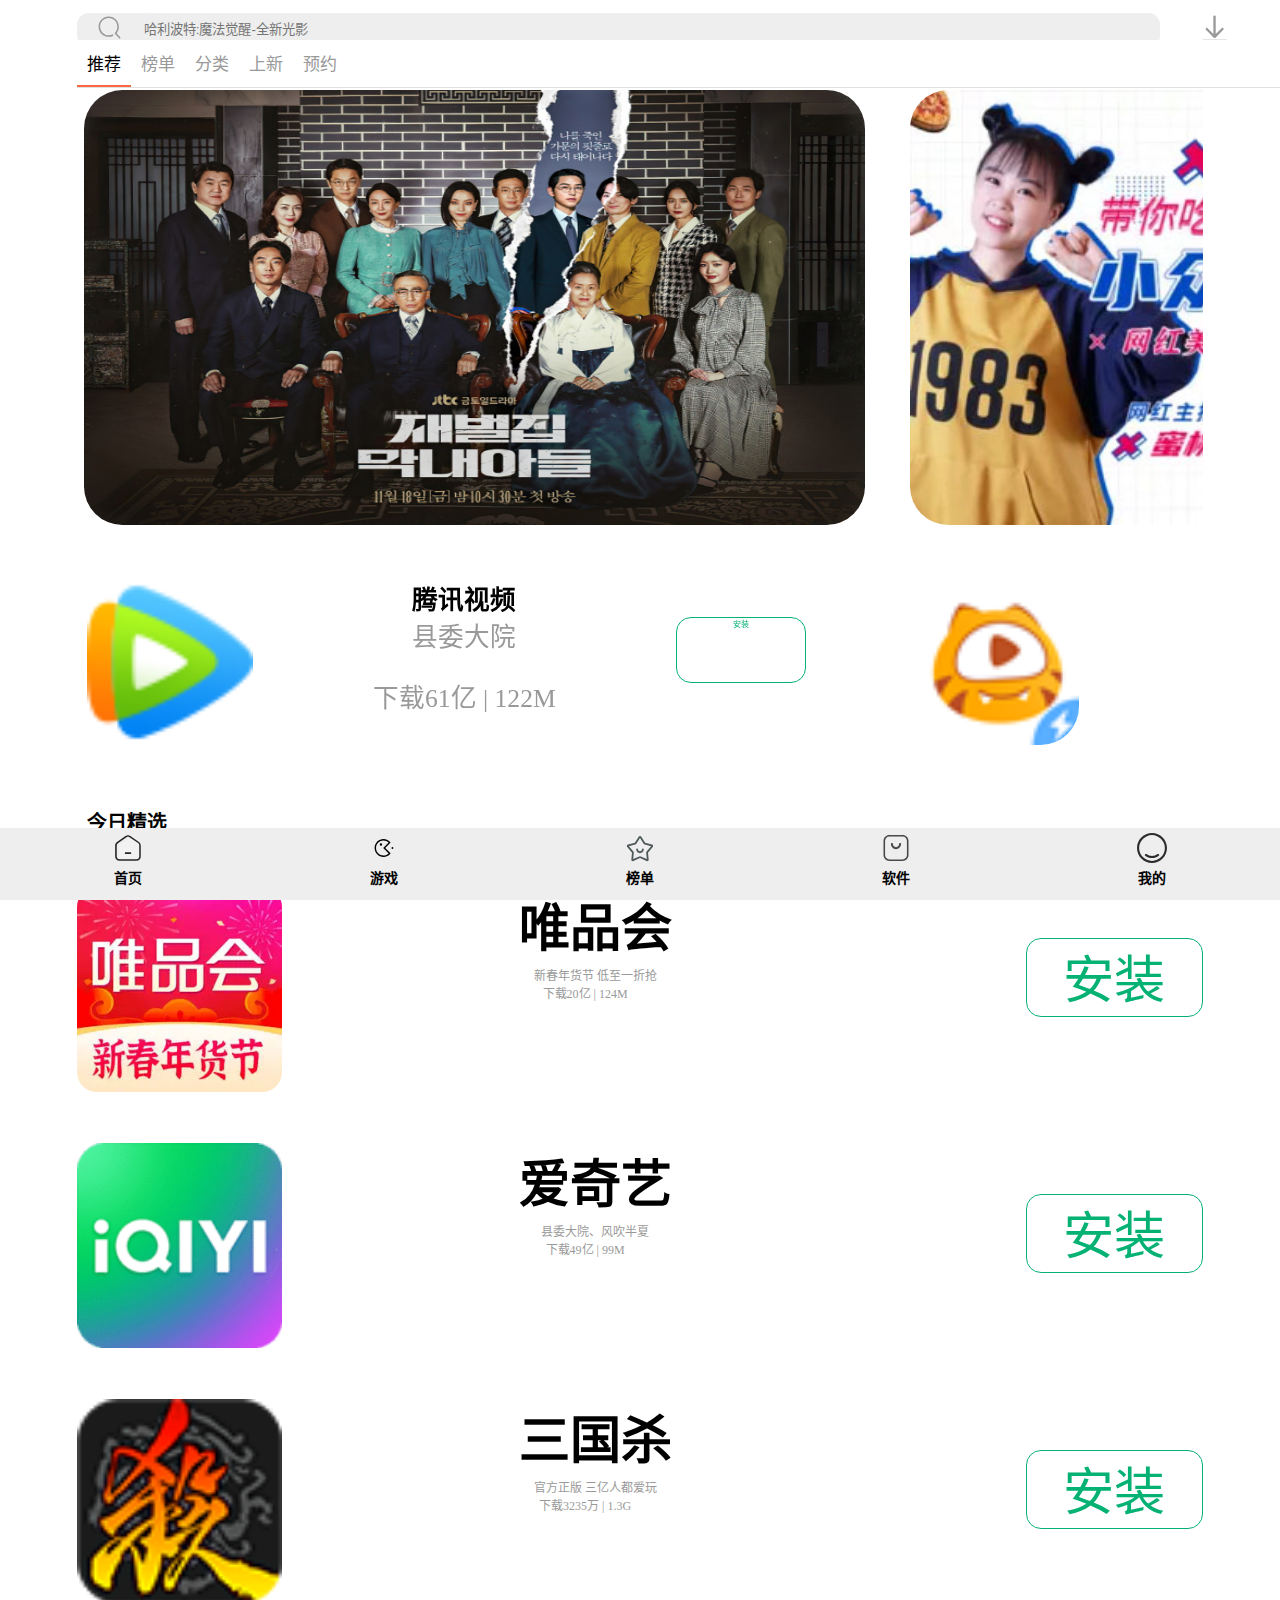
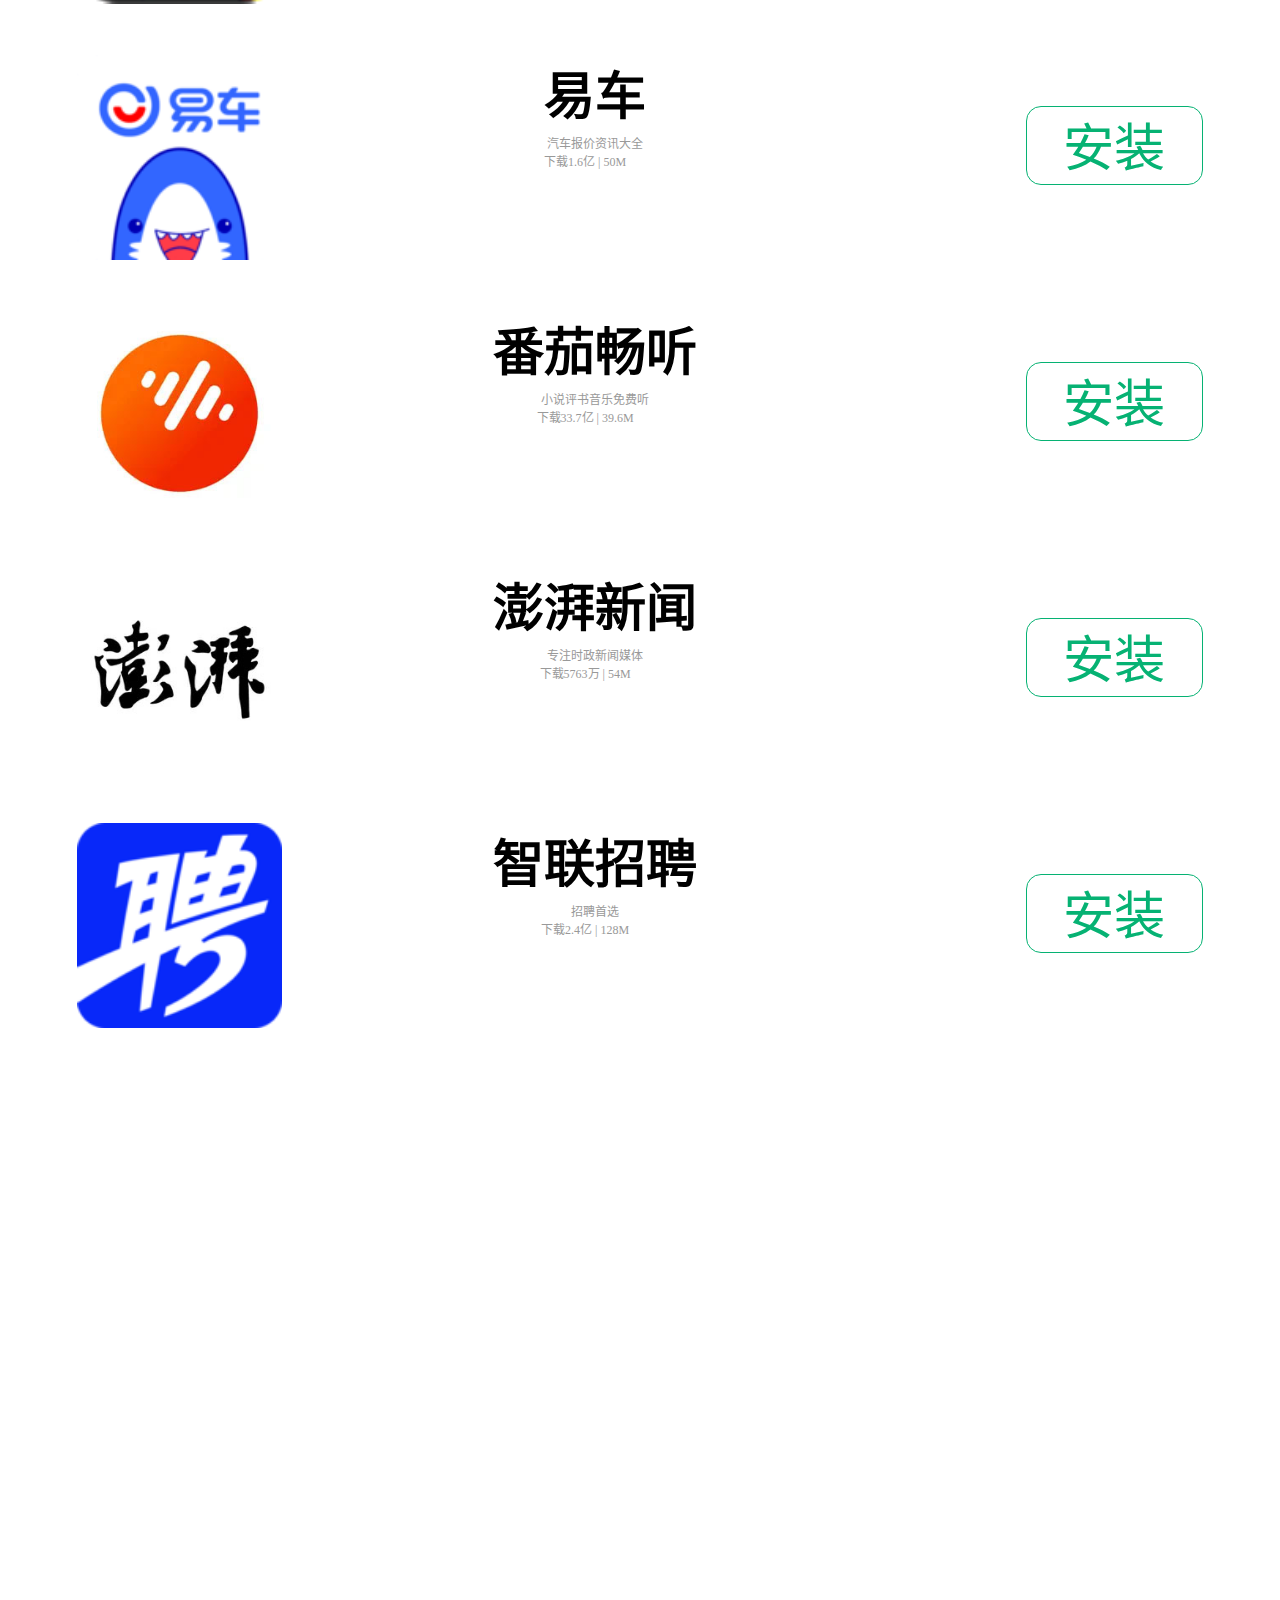
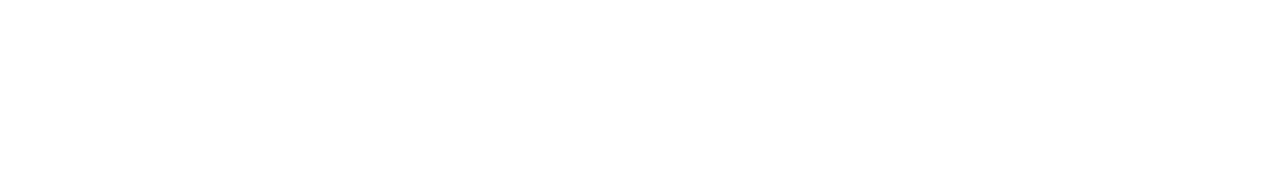
<file: index.html>
<!DOCTYPE html>
<html lang="zh-CN">

<head>
    <meta charset="UTF-8">
    <meta name="apple-mobile-web-app-capable" content="yes">
    <meta name="apple-mobile-web-app-status-bar-style" content="black">
    <meta name="format-detection" content="telephone=no">
    <meta name="viewport"
        content="width=device-width, initial-scale=1.0, maximum-scale=1.0, user-scalable=0, shrink-to-fit=no, viewport-fit=cover">
    <title>tab</title>
    <script src="./font/iconfont.js"></script>
    <link rel="stylesheet" href="./swiper/swiper-bundle.min.css">
    <link rel="stylesheet" href="./css/pubw.css">
    <!-- <link rel="stylesheet" href="./css/zy2.css"> -->
    <link rel="stylesheet" href="./css/zy.css">
    <style>
        .icon {
            width: 1em;
            height: 1em;
            vertical-align: -0.15em;
            fill: currentColor;
            overflow: hidden;
        }

        #bnav {
            position: fixed;
            left: 0;
            bottom: 0;
            width: 100%;
            background-color: #eee;
            z-index: 9;
        }

        body {
            margin-bottom: 100px;
        }

        #bnav ul {
            display: flex;
        }

        #bnav li {
            width: 20%;
            text-align: center;
        }

        #bnav svg {
            font-size: 30px;
            margin: 5px auto;

        }

        #bnav p {

            font-size: 14px;
            line-height: 22px;

        }

        #head {
            width: 100%;
            height: 40px;

            background-color: #fff;
        }

        #fixed {
            width: 100%;
            left: 0;
            top: 0;
            height: 80px;
        }

        #ad {
            position: fixed;
            right: 0;
            bottom: 0;
            padding: 40px;
            display: none;
        }

        #main {
            height: 3000px;
            width: 100%;
            background: #fff;

        }

        .tab {
            height: 200px;
        }

        .tt {
            z-index: 1001;
            position: fixed;
            width: 100%;
            display: flex;
            border-bottom: 1px solid #e0e0e0;

            margin-top: 40px;
            background-color: #fff;
        }

        .tt span {
            padding: 10px;
            text-align: center;
            font-size: 17px;
            background-color: #fff;
        }

        .tt .cur {
            border-bottom: 2px solid #ff6644;
            color: #000;
        }

        .tc {
            font-size: 60px;
            text-align: center;
            display: none;
            padding-top: 90px;

        }

        #heade {
            background-color: #fff;
            width: 100%;
            display: flex;
            margin-top: 1vw;
            position: fixed;
            z-index: 100;
        }

        #heade>span:first-child {
            font-size: 30px;
            padding: 0 25px;

            line-height: 30px;
        }

        #heade>div>span:nth-child(1) {
            font-size: 25px;
        }

        #heade div {
            flex-grow: 1;
            background-color: #eee;
            border-radius: 12px;
            display: flex;
        }

        #heade div span {
            margin: 0 20px;
            line-height: 30px;
        }

        #heade input {
            border: none;
            outline: none;
            background-color: #eee;
            line-height: 30px;
            flex-grow: 1;
            border-radius: 12px;
        }

        #heade span:last-child {
            font-size: 30px;
            margin-left: 3vw;
            margin-right: 10vw;
        }

        .swiper-slide {
            height: 56vw;
            margin-right: 50px;
        }

        .swiper-slide .xzy {
            margin-top: 3vw;
            display: flex;
        }

        .swiper-slide img {

            width: 61vw;
            height: 34vw;
            border-radius: 3vw;


        }

        .swiper-slide .xzy img {
            width: 13vw;
            height: 13vw;
            border-radius: 3vw;
            margin-left: 10px;

        }

        .swiper-slide .xzy .txt {
            width: 29vw;
            margin-left: 2vw;
            margin-right: 2vw;
        }

        .swiper-slide .xzy .txt h3 {
            margin-bottom: 0;
            font-size: 2vw;
        }

        .swiper-slide .xzy .txt h6 {
            padding: 0;
            margin: 0;
            font-weight: normal;
            font-size: 2vw;
        }

        .swiper-slide .xzy .txt span {
            font-weight: normal;
            font-size: 2vw;

        }

        .swiper-slide .xzy .right {
            width: 10vw;
            height: 5vw;
            font-size: 8px;
            margin-top: 3vw;
            text-align: center;
            color: #06b273;
            border: 1px solid #06b273;
            border-radius: 15px;
        }

        .p {
            font-weight: 700;
            font-size: 20px;
            text-align: left;
            margin-left: 10px;
        }

        .zuo {
            width: 157px;
            height: 157px;
            background-color: pink;
        }

        .txt {
            width: 45vw;
            margin-left: 4vw;
            margin-right: 10vw;
        }

        h6 {
            font-size: 12px;
            color: #999;
        }

        span {
            font-size: 12px;
            color: #999;
        }

        .zy {
            margin-top: 4vw;
            display: flex;
        }

        .zy img {
            width: 16vw;
            height: 16vw;
            border-radius: 20px;
        }

        .zy .txt h3 {
            margin-right: 40px;
            font-size: 4vw;
        }

        .zy .txt h6 {

            margin: 0;
            font-weight: normal;
            font-size: 12px;
            margin-right: 40px;
        }

        .zy .txt span {

            display: block;
            font-weight: normal;
            font-size: 12px;

            padding-right: 60px;
        }

        .zy .right {
            width: 14vw;
            height: 6vw;
            font-size: 4vw;
            margin-top: 4vw;
            text-align: center;
            color: #06b273;
            border: 1px solid #06b273;
            border-radius: 15px;
        }

        .zy .num {
            margin-top: 4vw;
            margin-right: 4vw;
            font-size: 24px;
            font-weight: 800;
            color: #fc5132;
        }

        .biaoQianFather {
            display: flex;
            margin-top: 3vw;
        }

        .biaoQianFather .biaoQianSonOne {
            width: 16vw;
            height: 8vw;
            line-height: 8vw;
            font-size: 13px;
            text-align: center;
            border-radius: 5vw;
            color: #ee5527;
            background-color: #fef4f0;
        }

        .biaoQianFather .biaoQianSon {
            width: 16vw;
            height: 8vw;
            line-height: 8vw;
            font-size: 13px;
            margin-left: 2vw;
            text-align: center;
            border-radius: 5vw;
            background-color: #f7f7f7;
        }

        .iBibeiFather {
            display: flex;
            margin-top: 5vw;
        }

        .iBibeiFather .iBiBeiSon {
            width: 22vw;
            height: 30vw;
        }

        .iBibeiFather .iBiBeiSon img {
            width: 14vw;
            height: 14vw;
            margin-left: 5vw;
            border-radius: 15px;
        }

        .iBibeiFather .iBiBeiSon p {
            margin-top: 2vw;
            text-align: center;
        }

        .iBibeiFather .iBiBeiSon .under {
            width: 14vw;
            height: 6vw;
            font-size: 4vw;
            margin-top: 2vw;
            margin: 0 auto;
            text-align: center;
            color: #06b273;
            border: 1px solid #06b273;
            border-radius: 15px;
        }

        .anZhuang {
            width: 89vw;
            height: 11vw;
            margin: 0 auto;
            margin-top: 5vw;
            margin-bottom: 5vw;
            text-align: center;
            line-height: 11vw;
            border-radius: 15px;
            font-weight: 600;
            color: #fff;
            background-color: #06b273;
        }
    </style>
</head>

<body>
    <header id="heade">

        <div>
            <span>
                <svg class="icon" aria-hidden="true">
                    <use xlink:href="#icon-sousuo"></use>
                </svg>
            </span>
            <input type="text" placeholder="哈利波特:魔法觉醒-全新光影">

        </div>
        <span>
            <svg class="icon" aria-hidden="true">
                <use xlink:href="#icon-xiazai"></use>
            </svg>
        </span>

    </header>

    <ul>
        <li>
            <div class="tab">
                <div class="tt">
                    <span class="cur">推荐</span>
                    <span>榜单</span>
                    <span>分类</span>
                    <span>上新</span>
                    <span>预约</span>
                </div>
                <div class="tc" style="display:block">
                    <div class="swiper mySwiper">
                        <div class="swiper-wrapper">
                            <div class="swiper-slide">
                                <img src="./img/caifajiadexiaoerzi.jpg" alt="404">
                                <div class="xzy">
                                    <img src="./img/tengxunshipin.png" alt="404">
                                    <div class="txt">
                                        <h3>腾讯视频</h3>
                                        <h6>县委大院</h6>
                                        <span>下载61亿 | 122M</span>
                                    </div>
                                    <div class="right">安装</div>
                                </div>
                            </div>

                            <div class="swiper-slide">
                                <img src="./img/tengxunshipinxuanchuan.jpg" alt="404">
                                <div class="xzy">
                                    <img src="./img/huya.png" alt="404">
                                    <div class="txt">
                                        <h3>虎牙直播</h3>
                                        <h6>游戏直播</h6>
                                        <span>下载9亿 | 102M</span>
                                    </div>
                                    <div class="right">安装</div>
                                </div>
                            </div>

                            <div class="swiper-slide">
                                <img src="./img/qingqingrichang.jpg" alt="404">
                                <div class="xzy">
                                    <img src="./img/aiqiyi.png" alt="404">
                                    <div class="txt">
                                        <h3>爱奇艺</h3>
                                        <h6>播放器 长视频</h6>
                                        <span>下载49亿 | 99M</span>
                                    </div>
                                    <div class="right">安装</div>
                                </div>

                            </div>

                        </div>
                    </div>



                    <div id="json_3">
                        <p class="p">今日精选</p>

                    </div>
                </div>

                <div class="tc">
                    <div class="iBibeiFather">
                        <div class="iBiBeiSon">
                            <img src="./img/weixin.png" alt="404">
                            <h6>微信</h6>
                            <div class="under">安装</div>
                        </div>
                        <div class="iBiBeiSon">
                            <img src="./img/qq.png" alt="404">
                            <h6>QQ</h6>
                            <div class="under">安装</div>
                        </div>
                        <div class="iBiBeiSon">
                            <img src="./img/jinritoutiao.png" alt="404">
                            <!-- <p>今日头条</p> -->
                            <h6>今日头条</h6>
                            <div class="under">安装</div>
                        </div>
                        <div class="iBiBeiSon">
                            <img src="./img/qishuiyinyue.png" alt="404">
                            <!-- <p>汽水音乐</p> -->
                            <h6>汽水音乐</h6>
                            <div class="under">安装</div>
                        </div>
                    </div>
                    <div class="iBibeiFather">
                        <div class="iBiBeiSon">
                            <img src="./img/qimaomianfeixiaoshuo.png" alt="404">
                            <!-- <p>七猫小说</p> -->
                            <h6>七猫小说</h6>
                            <div class="under">安装</div>
                        </div>
                        <div class="iBiBeiSon">
                            <img src="./img/soul.png" alt="404">
                            <!-- <p>Soul</p> -->
                            <h6>Soul</h6>
                            <div class="under">安装</div>
                        </div>
                        <div class="iBiBeiSon">
                            <img src="./img/kuaishou.png" alt="404">
                            <!-- <p>快手</p> -->
                            <h6>快手</h6>
                            <div class="under">安装</div>
                        </div>
                        <div class="iBiBeiSon">
                            <img src="./img/fanqiechangting.jpg" alt="404">
                            <!-- <p>番茄畅听</p> -->
                            <h6>番茄畅听</h6>
                            <div class="under">安装</div>
                        </div>
                    </div>
                    <div class="iBibeiFather">
                        <div class="iBiBeiSon">
                            <img src="./img/jingdong.png" alt="404">
                            <!-- <p>京东</p> -->
                            <h6>京东</h6>
                            <div class="under">安装</div>
                        </div>
                        <div class="iBiBeiSon">
                            <img src="./img/gaode.png" alt="404">
                            <!-- <p>高德</p> -->
                            <h6>高德</h6>
                            <div class="under">安装</div>
                        </div>
                        <div class="iBiBeiSon">
                            <img src="./img/tuhuyangche.png" alt="404">
                            <!-- <p>途虎养车</p> -->
                            <h6>途虎养车</h6>
                            <div class="under">安装</div>
                        </div>
                        <div class="iBiBeiSon">
                            <img src="./img/zhuanzhuan.png" alt="404">
                            <!-- <p>转转</p> -->
                            <h6>转转</h6>
                            <div class="under">安装</div>
                        </div>
                    </div>
                    <!-- <div class="anZhuang">全部安装</div> -->
                    <!-- <p>今日精选</p> -->
                    <!-- <h4>今日精选</h4> -->

                    <a href="#">
                        <div class="zy">
                            <img src="./img/aiqiyi.png" alt="404">
                            <div class="txt">
                                <h3>爱奇艺</h3>
                                <h6>县委大院、风吹半夏</h6>
                                <span>下载49亿 | 99M</span>
                            </div>
                            <div class="right">安装</div>
                        </div>
                    </a>

                    <a href="#">
                        <div class="zy">
                            <img src="./img/souhushipin.png" alt="404">
                            <div class="txt">
                                <h3>搜狐视频</h3>
                                <h6>《爱情筑梦师》</h6>
                                <span>下载4.34亿 | 118M</span>
                            </div>
                            <div class="right">安装</div>
                        </div>
                    </a>
                    <a href="#">
                        <div class="zy">
                            <img src="./img/weipinhui.jpg" alt="404">
                            <div class="txt">
                                <h3>唯品会</h3>
                                <h6>新春年货节 低至一折抢</h6>
                                <span>下载20亿 | 124M</span>
                            </div>
                            <div class="right">安装</div>
                        </div>
                    </a>
                </div>
                <div class="tc">3</div>
                <div class="tc">4</div>
                <div class="tc">5</div>
            </div>
            </div>
            <!-- </li> -->
            <!-- </ul> -->
            <!-- </div> -->
            <div id="fixed"></div>
            <div id="main"></div>
            <div id="ad"></div>
            <nav id="bnav">
                <ul>
                    <li>
                        <nav id="bnav">
                            <ul>
                                <li>
                                    <a href="./index.html">
                                        <span>
                                            <svg class="icon" aria-hidden="true">
                                                <use xlink:href="#icon-shouye"></use>
                                            </svg>
                                        </span>
                                        <p>首页</p>
                                    </a>
                                </li>
                                <li>
                                    <a href="./youxi.html">
                                        <span>
                                            <svg class="icon" aria-hidden="true">
                                                <use xlink:href="#icon-child"></use>
                                            </svg>
                                        </span>
                                        <p>游戏</p>
                                    </a>
                                </li>
                                <li>
                                    <a href="./bangdan.html">
                                        <span>
                                            <svg class="icon" aria-hidden="true">
                                                <use xlink:href="#icon-icon_shoucang-copy"></use>
                                            </svg>
                                        </span>
                                        <p>榜单</p>
                                    </a>
                                </li>
                                <li>
                                    <a href="./ruanjian.html">
                                        <span>
                                            <svg class="icon" aria-hidden="true">
                                                <use xlink:href="#icon-yingyongshichang-"></use>
                                            </svg>
                                        </span>
                                        <p>软件</p>
                                    </a>
                                </li>
                                <li>
                                    <a href="./wode.html">
                                        <span>
                                            <svg class="icon" aria-hidden="true">
                                                <use xlink:href="#icon-wode-copy"></use>
                                            </svg>
                                        </span>
                                        <p>我的</p>
                                    </a>
                                </li>
                            </ul>
                        </nav>
                        <script>


                            var tab = document.getElementsByClassName("tab")[0];
                            var tt = tab.getElementsByClassName("tt")[0];
                            var span = tt.getElementsByTagName("span");
                            var tc = tab.querySelectorAll(".tc");
                            console.log(tab, tt, span, tc);
                            for (let i = 0; i < span.length; i++) {
                                span[i].index = i;
                                span[i].onmouseover = function () {
                                    for (let j = 0; j < span.length; j++) {
                                        span[j].classList.remove("cur");
                                        tc[j].style.display = "none";
                                    }
                                    this.classList.add("cur");
                                    tc[this.index].style.display = "block";

                                }
                            }
                        </script>
                        <script src="./swiper/swiper-bundle.min.js"></script>

                        <!-- Initialize Swiper -->
                        <script>
                            var swiper = new Swiper(".mySwiper", {
                                slidesPerView: 1.4,
                                spaceBetween: 30,
                                freeMode: true,
                                pagination: {
                                    el: ".swiper-pagination",
                                    clickable: true,
                                },
                            });
                        </script>
                        <script>
                            var jarr = [{
                                img: "./img/weipinhui.jpg",
                                title: "唯品会",
                                txt: "新春年货节 低至一折抢",
                                download: "下载20亿 | 124M",
                                btn: "安装",
                            }, {
                                img: "./img/aiqiyi.png",
                                title: "爱奇艺",
                                txt: "县委大院、风吹半夏",
                                download: "下载49亿 | 99M",
                                btn: "安装",
                            }, {
                                img: "./img/sanguosha.png",
                                title: "三国杀",
                                txt: "官方正版 三亿人都爱玩",
                                download: "下载3235万 | 1.3G",
                                btn: "安装",
                            }, {
                                img: "./img/yiche.png",
                                title: "易车",
                                txt: "汽车报价资讯大全",
                                download: "下载1.6亿 | 50M",
                                btn: "安装",
                            }, {
                                img: "./img/fanqiechangting.jpg",
                                title: "番茄畅听",
                                txt: "小说评书音乐免费听",
                                download: "下载33.7亿 | 39.6M",
                                btn: "安装",
                            }, {
                                img: "./img/pengpaixinwen.jpg",
                                title: "澎湃新闻",
                                txt: "专注时政新闻媒体",
                                download: "下载5763万 | 54M",
                                btn: "安装",
                            }, {
                                img: "./img/zhilianzhaopin.png",
                                title: "智联招聘",
                                txt: "招聘首选",
                                download: "下载2.4亿 | 128M",
                                btn: "安装",
                            }]

                            var jlist = document.getElementById("json_3");
                            jarr.forEach((v, i) => {
                                var na = document.createElement("a");
                                na.innerHTML = `
							    <div class="zy">
							        <img src="${v.img}" alt="404">
							        <div class="txt">
							            <h3>${v.title}</h3>
							            <h6>${v.txt}</h6>
							            <span>${v.download}</span>
							        </div>
							        <div class="right">${v.btn}</div>
							    </div>
								`;
                                jlist.appendChild(na);
                            })
                        </script>
</body>

</html>
</file>
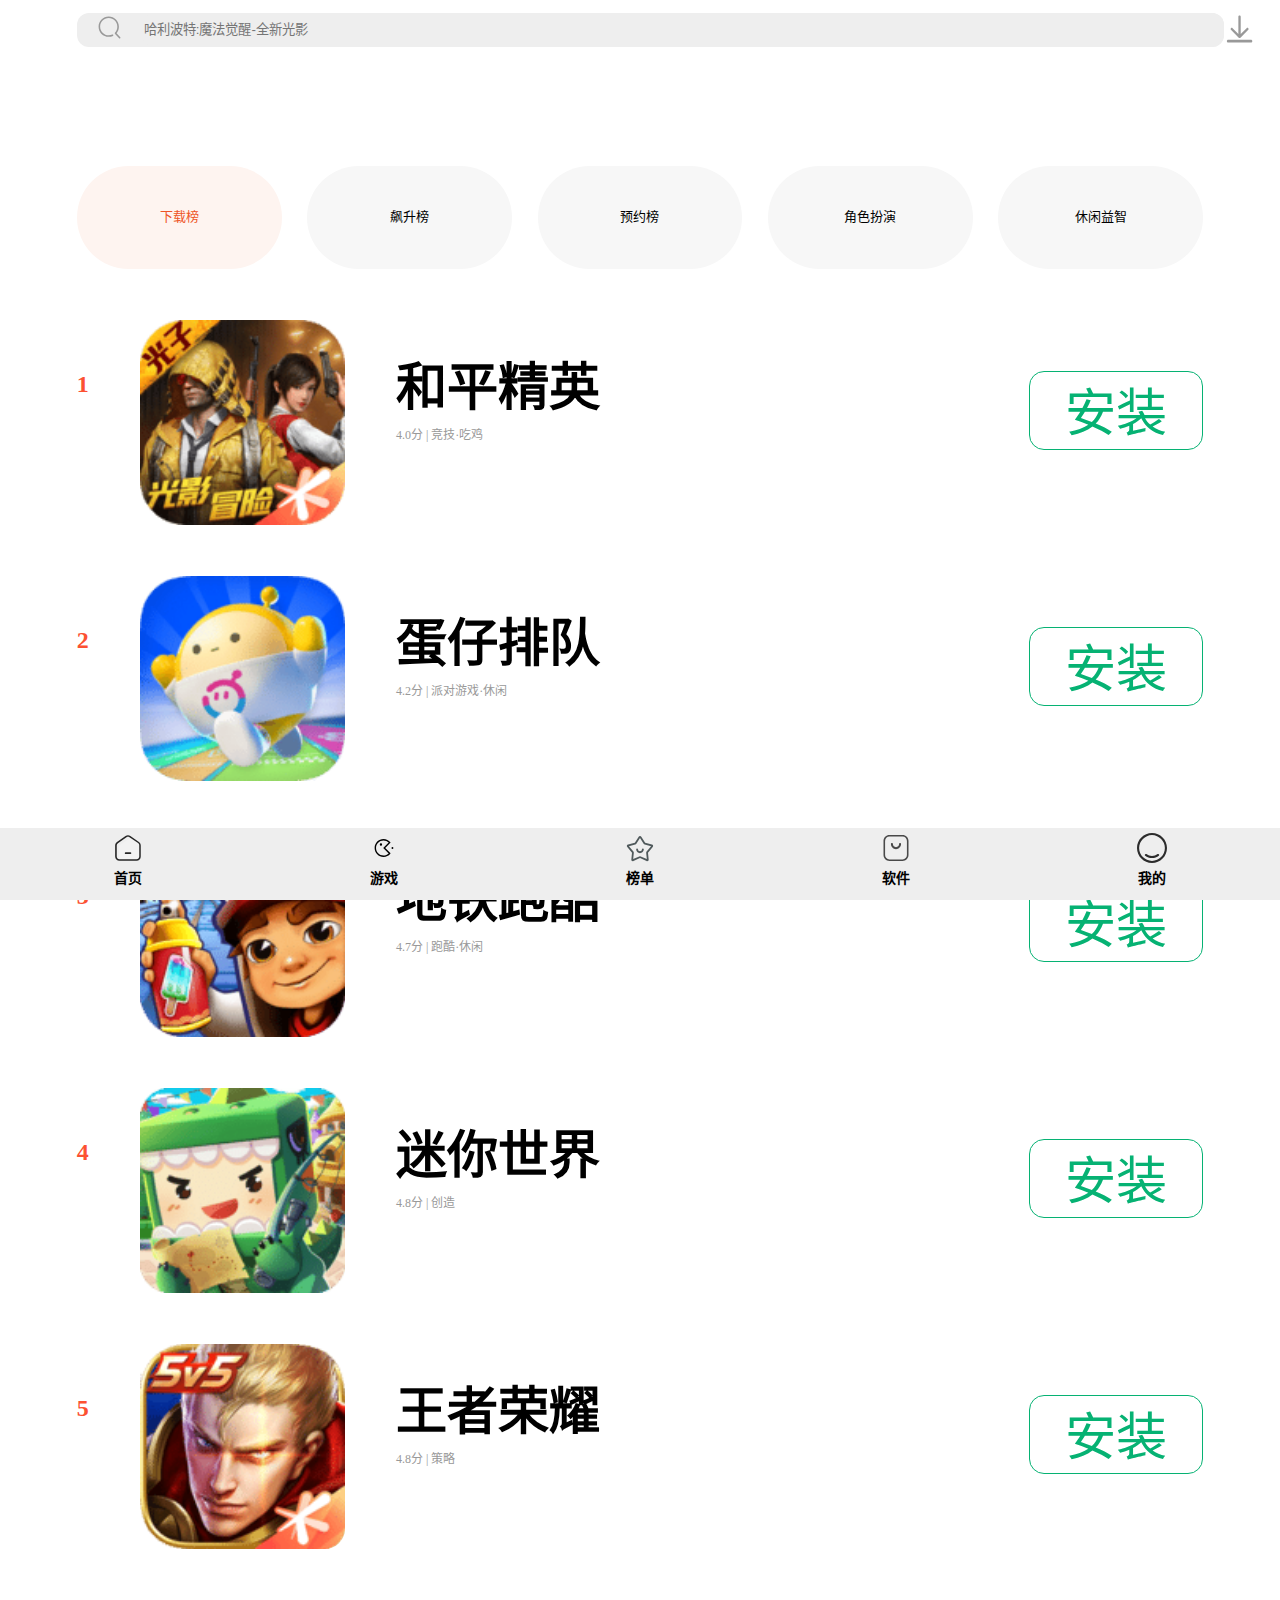
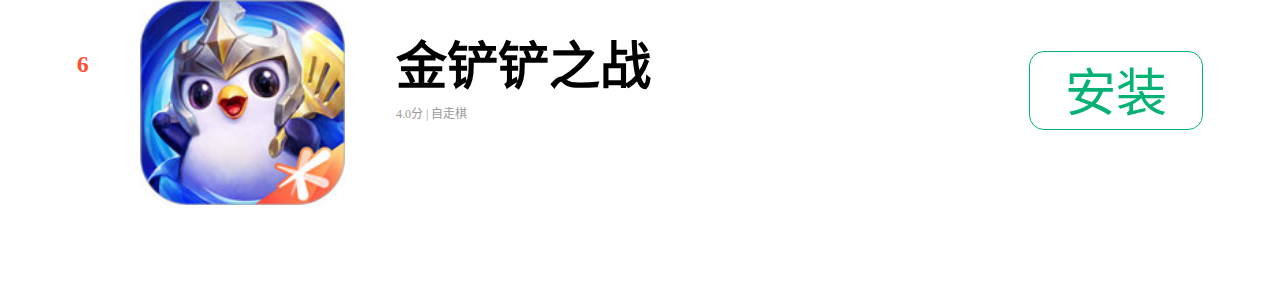
<file: bangdan.html>
<!DOCTYPE html>
<html lang="zh-CN">

<head>
    <meta charset="UTF-8">
    <meta name="apple-mobile-web-app-capable" content="yes">
    <meta name="apple-mobile-web-app-status-bar-style" content="black">
    <meta name="format-detection" content="telephone=no">
    <meta name="viewport"
        content="width=device-width, initial-scale=1.0, maximum-scale=1.0, user-scalable=0, shrink-to-fit=no, viewport-fit=cover">
    <title>榜单</title>
    <script src="./font/iconfont.js"></script>
    <link rel="stylesheet" href="./css/pubw.css">
    <link rel="stylesheet" href="./swiper/swiper-bundle.min.css">
    <link rel="stylesheet" href="./css/zy2.css">
    <link rel="stylesheet" href="./css/zy.css">

    <style>
        .icon {
            width: 1em;
            height: 1em;
            vertical-align: -0.15em;
            fill: currentColor;
            overflow: hidden;
        }

        .zy .num {
            margin-top: 4vw;
            margin-right: 4vw;
            font-size: 24px;
            font-weight: 800;
            color: #fc5132;
        }

        .biaoQianFather {
            display: flex;
            padding-top: 13vw;
        }

        .biaoQianFather .biaoQianSonOne {
            width: 16vw;
            height: 8vw;
            line-height: 8vw;
            font-size: 13px;
            text-align: center;
            border-radius: 5vw;
            color: #ee5527;
            background-color: #fef4f0;
        }

        .biaoQianFather .biaoQianSon {
            width: 16vw;
            height: 8vw;
            line-height: 8vw;
            font-size: 13px;
            margin-left: 2vw;
            text-align: center;
            border-radius: 5vw;
            background-color: #f7f7f7;
        }

        #heade {
            margin-top: 1vw;

            background-color: #fff;
            width: 100%;
            display: flex;

            position: fixed;
            z-index: 100;
        }

        #heade>span:first-child {
            font-size: 30px;
            padding: 0 25px;

            line-height: 30px;
        }

        #heade>div>span:nth-child(1) {

            font-size: 25px;
        }

        #heade div {
            flex-grow: 1;
            background-color: #eee;
            border-radius: 12px;
            display: flex;
        }

        #heade div span {
            margin: 0 20px;
            line-height: 30px;
        }

        #heade input {
            border: none;
            outline: none;
            background-color: #eee;
            line-height: 30px;
            flex-grow: 1;
            border-radius: 12px;
        }

        #heade span:last-child {
            font-size: 30px;
            margin-right: 8vw;
        }


        /* ul {
            list-style: none;
        }

        a {
            text-decoration: none;
            color: #000;
        } */

        #bnav {
            position: fixed;
            left: 0;
            bottom: 0;
            width: 100%;
            background-color: #eee;
            z-index: 9;
        }

        body {
            margin-bottom: 100px;
        }

        #bnav ul {
            display: flex;
        }

        #bnav li {
            width: 20%;
            text-align: center;
        }

        #bnav svg {
            font-size: 30px;
            margin: 5px auto;

        }

        #bnav p {

            font-size: 14px;
            line-height: 22px;

        }
    </style>
</head>

<body>
    <header id="heade">

        <div>
            <span>
                <svg class="icon" aria-hidden="true">
                    <use xlink:href="#icon-sousuo"></use>
                </svg>
            </span>
            <input type="text" placeholder="哈利波特:魔法觉醒-全新光影">

        </div>
        <span>
            <svg class="icon" aria-hidden="true">
                <use xlink:href="#icon-xiazai"></use>
            </svg>
        </span>

    </header>
    <div class="biaoQianFather">
        <div class="biaoQianSonOne">下载榜</div>
        <div class="biaoQianSon">飙升榜</div>
        <div class="biaoQianSon">预约榜</div>
        <div class="biaoQianSon">角色扮演</div>
        <div class="biaoQianSon">休闲益智</div>
    </div>
	
    <div id = "json_1">

    </div>
	
    <div id="fixed"></div>
    <div id="main"></div>
    <div id="ad"></div>
    <nav id="bnav">
        <ul>
            <li>
                <nav id="bnav">
                    <ul>
                        <li>
                            <a href="./index.html">
                                <span>
                                    <svg class="icon" aria-hidden="true">
                                        <use xlink:href="#icon-shouye"></use>
                                    </svg>
                                </span>
                                <p>首页</p>
                            </a>
                        </li>
                        <li>
                            <a href="./youxi.html">
                                <span>
                                    <svg class="icon" aria-hidden="true">
                                        <use xlink:href="#icon-child"></use>
                                    </svg>
                                </span>
                                <p>游戏</p>
                            </a>
                        </li>
                        <li>
                            <a href="./bangdan.html">
                                <span>
                                    <svg class="icon" aria-hidden="true">
                                        <use xlink:href="#icon-icon_shoucang-copy"></use>
                                    </svg>
                                </span>
                                <p>榜单</p>
                            </a>
                        </li>
                        <li>
                            <a href="./ruanjian.html">
                                <span>
                                    <svg class="icon" aria-hidden="true">
                                        <use xlink:href="#icon-yingyongshichang-"></use>
                                    </svg>
                                </span>
                                <p>软件</p>
                            </a>
                        </li>
                        <li>
                            <a href="./wode.html">
                                <span>
                                    <svg class="icon" aria-hidden="true">
                                        <use xlink:href="#icon-wode-copy"></use>
                                    </svg>
                                </span>
                                <p>我的</p>
                            </a>
                        </li>
                    </ul>
                </nav>
				
				<script>
					var jarr = [{
						num:"1",
						img : "./img/hepingjingying.png",
						title : "和平精英",
						score:"4.0分 | 竞技·吃鸡",
						btn:"安装",
					},{
						num:"2",
						img : "./img/danzaipaidui.png",
						title : "蛋仔排队",	
						score:"4.2分 | 派对游戏·休闲",
						btn:"安装",
					},{
						num:"3",
						img : "./img/ditiepaoku.png",
						title : "地铁跑酷",	
						score:"4.7分 | 跑酷·休闲",
						btn:"安装",
					},{
						num:"4",
						img : "./img/minishijie.png",
						title : "迷你世界",	
						score:"4.8分 | 创造",
						btn:"安装",
					},{
						num:"5",
						img : "./img/wangzherongyao.png",
						title : "王者荣耀",	
						score:"4.8分 | 策略",
						btn:"安装",
					},{
						num:"6",
						img : "./img/jinchanchanzhizhan.jpg",
						title : "金铲铲之战",	
						score:"4.0分 | 自走棋",
						btn:"安装",
					}]
					
					var jlist = document.getElementById("json_1");
					jarr.forEach((v,i)=>{
						var na = document.createElement("a");
						na.innerHTML = `
					    <div class="zy">
					        <span class="num">${v.num}</span>
					        <img src="${v.img}" alt="404">
					        <div class="txt">
					            <h3>${v.title}</h3>
					            <span>${v.score}</span>
					        </div>
					        <div class="right">${v.btn}</div>
					    </div>
						`;
						jlist.appendChild(na);
					})
				</script>
</body>

</html>
</file>
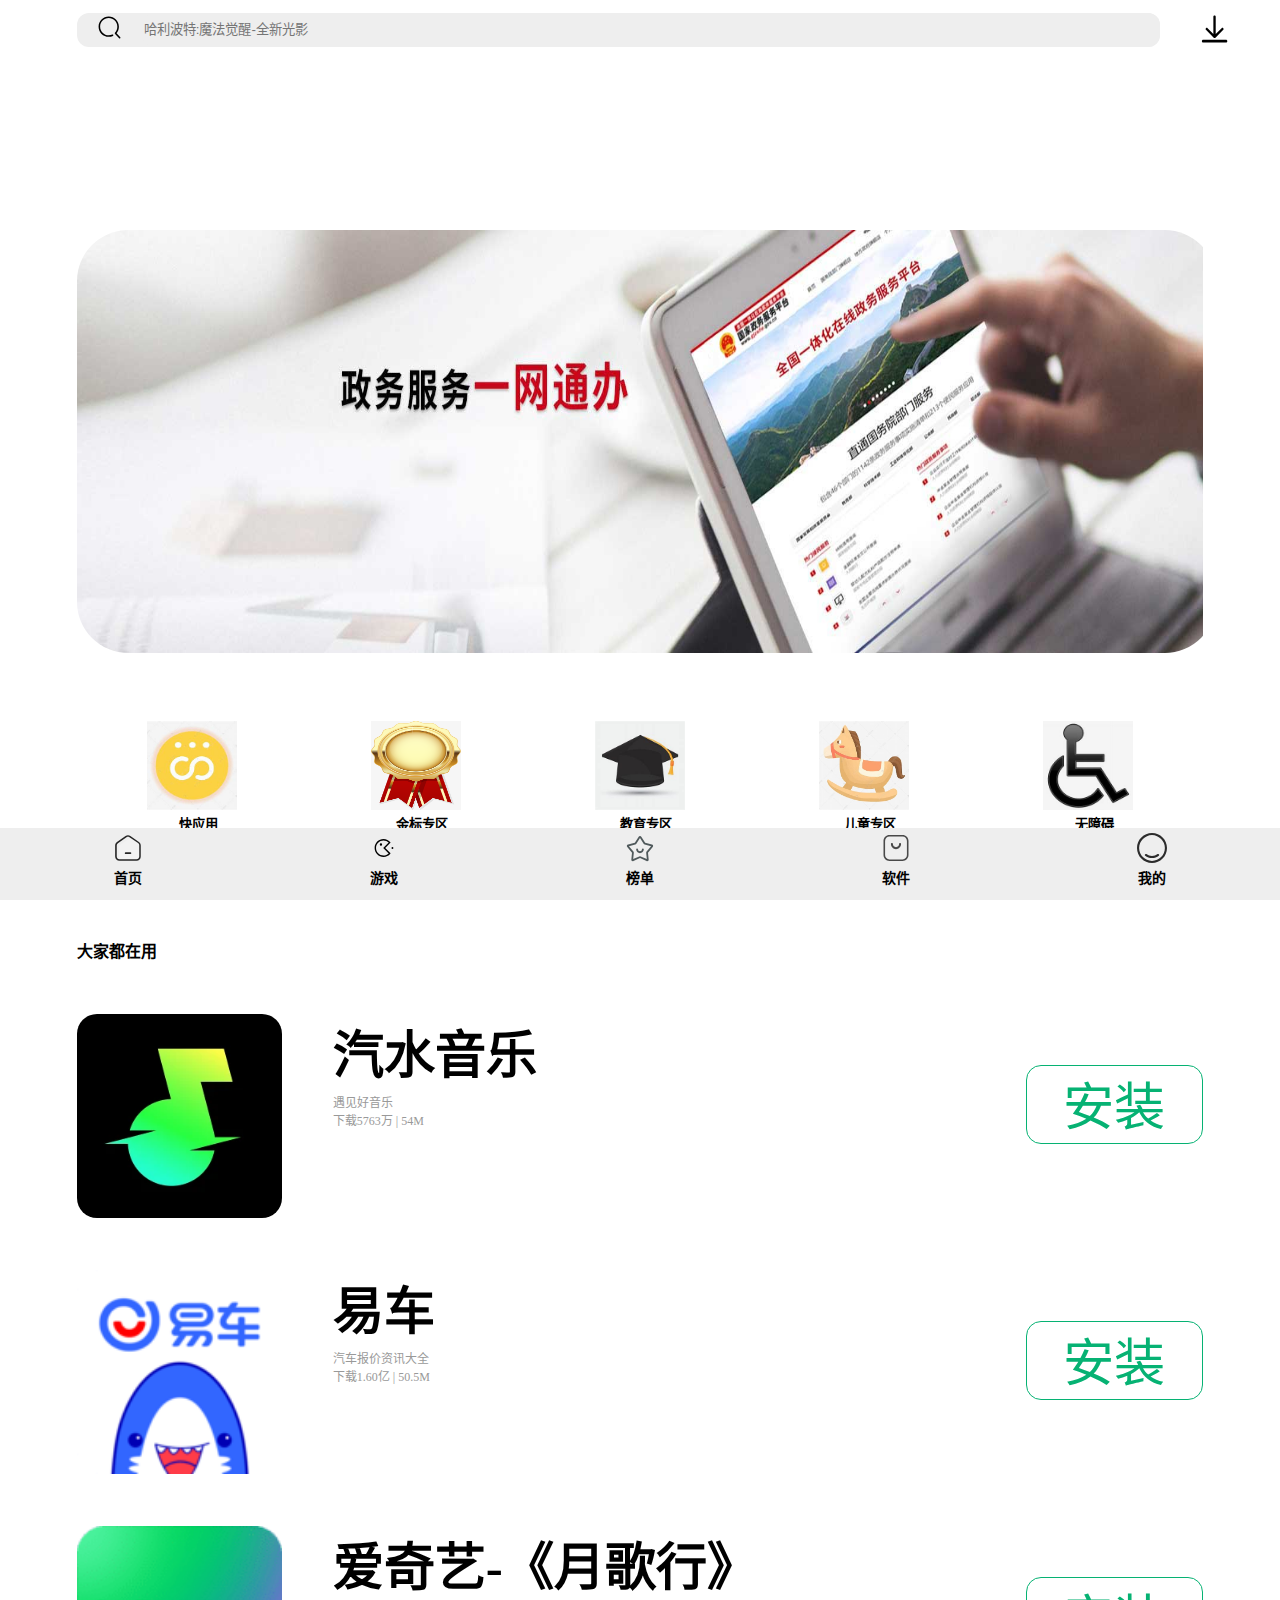
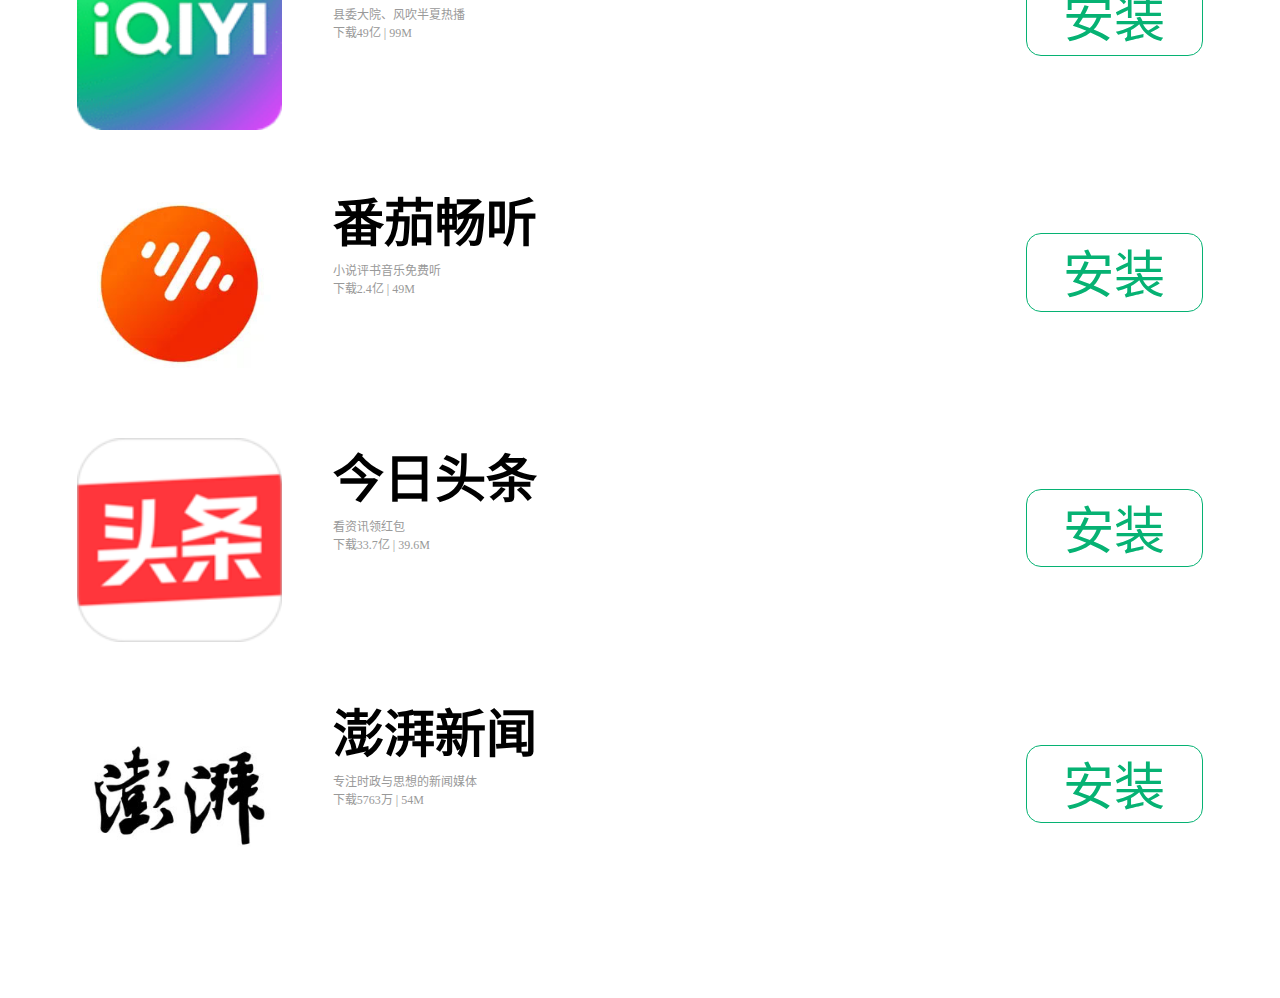
<file: ruanjian.html>
<!DOCTYPE html>
<html lang="zh-CN">

<head>
    <meta charset="UTF-8">
    <meta name="apple-mobile-web-app-capable" content="yes">
    <meta name="apple-mobile-web-app-status-bar-style" content="black">
    <meta name="format-detection" content="telephone=no">
    <meta name="viewport"
        content="width=device-width, initial-scale=1.0, maximum-scale=1.0, user-scalable=0, shrink-to-fit=no, viewport-fit=cover">
    <title>软件</title>
    <script src="./font/iconfont.js"></script>
    <link rel="stylesheet" href="./css/pubw.css">
    <link rel="stylesheet" href="./swiper/swiper-bundle.min.css">

    <style>
        .icon {
            width: 1em;
            height: 1em;
            vertical-align: -0.15em;
            fill: currentColor;
            overflow: hidden;
        }

        #heade {
            background-color: #fff;
            width: 100%;
            display: flex;
            margin-top: 1vw;
            position: fixed;
            z-index: 100;
        }

        #heade>span:first-child {
            font-size: 30px;
            padding: 0 25px;
            line-height: 30px;
        }

        #heade>div>span:nth-child(1) {
            font-size: 25px;
        }

        #heade div {
            flex-grow: 1;
            background-color: #eee;
            border-radius: 12px;
            display: flex;
        }

        #heade div span {
            margin: 0 20px;
            line-height: 30px;
        }

        #heade input {
            border: none;
            outline: none;
            background-color: #eee;
            line-height: 30px;
            flex-grow: 1;
            border-radius: 12px;
        }

        #heade span:last-child {
            font-size: 30px;
            margin-left: 3vw;
            margin-right: 10vw;
        }

        .swiper-wrapper .swiper-slide .rjImg {
            width: 89vw;
            height: 33vw;
            border-radius: 4vw;
        }

        .swiper-slide {
            margin-top: 5vw;
        }

        p {
            font-weight: 700;
            margin-top: 5vw;
        }

        .rZhuanQu {
            margin-top: 5vw;
            margin-bottom: 7vw;
            display: flex;
        }

        .ZhuanQuSon {
            width: 16vw;
            height: 10vw;
            margin-left: 1.5vw;
        }

        .rZhuanQu .rzhuanQuImg {
            width: 7vw;
            height: 7vw;
            margin-left: 4vw;
        }

        .rZhuanQu .ZhuanQuSon h5 {
            /* font-weight: 500; */
            text-align: center;
        }

        .zy {
            margin-top: 4vw;
            display: flex;
            /* overflow: hidden; */
        }

        .zy img {
            width: 16vw;
            height: 16vw;
            border-radius: 20px;
        }

        .zy .txt {
            width: 45vw;
            margin-left: 4vw;
            margin-right: 10vw;
        }

        .zy .txt h3 {
            font-size: 4vw;
        }

        .zy .txt h6 {
            padding: 0;
            margin: 0;
            font-weight: normal;
            font-size: 12px;
            color: #999;
        }

        .zy .txt span {
            font-weight: normal;
            font-size: 12px;
            color: #999;
        }

        .zy .right {
            width: 14vw;
            height: 6vw;
            font-size: 4vw;
            margin-top: 4vw;
            text-align: center;
            color: #06b273;
            border: 1px solid #06b273;
            border-radius: 15px;
        }

        .mySwiperOne {
            padding-top: 13vw;
        }

        /* #bnav {
            position: fixed;
            left: 0;
            bottom: 0;
            width: 100%;
            background-color: #eee;
            z-index: 9;
        }

        #bnav ul {
            display: flex;
        }

        #bnav li {
            width: 20%;
            text-align: center;
        }

        #bnav svg {
            font-size: 30px;
            margin: 5px auto;

        }

        #bnav p {

            font-size: 14px;
            line-height: 22px;

        } */
        #bnav {
            position: fixed;
            left: 0;
            bottom: 0;
            width: 100%;
            background-color: #eee;
            z-index: 9;
        }

        body {
            margin-bottom: 100px;
        }

        #bnav ul {
            display: flex;
        }

        #bnav li {
            width: 20%;
            text-align: center;
        }

        #bnav svg {
            font-size: 30px;
            margin: 5px auto;
        }

        #bnav p {
            font-size: 14px;
            line-height: 22px;
            margin-top: 0;
        }
    </style>
</head>

<body>
    <header id="heade">
        <div>
            <span>
                <svg class="icon" aria-hidden="true">
                    <use xlink:href="#icon-sousuo"></use>
                </svg>
            </span>
            <input type="text" placeholder="哈利波特:魔法觉醒-全新光影">
        </div>
        <span>
            <svg class="icon" aria-hidden="true">
                <use xlink:href="#icon-xiazai"></use>
            </svg>
        </span>
    </header>
    <!-- <div> -->
    <!-- Swiper -->
    <div class="swiper mySwiper mySwiperOne">
        <div class="swiper-wrapper">
            <div class="swiper-slide">
                <img class="rjImg" src="./img/zhengwufuwupingtai1.jpg" alt="404">
            </div>
            <div class="swiper-slide">
                <img class="rjImg" src="./img/zhengwufuwupingtai3.jpg" alt="404">
            </div>
            <div class="swiper-slide">
                <img class="rjImg" src="./img/zhengwufuwupingtai2.jpg" alt="404">
            </div>
        </div>
        <!-- <div class="swiper-button-next"></div> -->
        <!-- <div class="swiper-button-prev"></div> -->
        <!-- <div class="swiper-pagination"></div> -->
    </div>

    <div class="rZhuanQu">
        <div class="ZhuanQuSon">
            <img class="rzhuanQuImg" src="./img/kuaiyingyong.jpg" alt="404">
            <h5>快应用</h5>
        </div>
        <div class="ZhuanQuSon">
            <img class="rzhuanQuImg" src="./img/jinbiaozhuanqu.png" alt="404">
            <h5>金标专区</h5>
        </div>
        <div class="ZhuanQuSon">
            <img class="rzhuanQuImg" src="./img/jiaoyu.jpg" alt="404">
            <h5>教育专区</h5>
        </div>
        <div class="ZhuanQuSon">
            <img class="rzhuanQuImg" src="./img/ertongzhuanqu.jpg" alt="404">
            <h5>儿童专区</h5>
        </div>
        <div class="ZhuanQuSon">
            <img class="rzhuanQuImg" src="./img/wuzhangai.jpg" alt="404">
            <h5>无障碍</h5>
        </div>
    </div>

    <p>大家都在用</p>
	<div id="json_2">
		
	</div>
   
    <nav id="bnav">
        <ul>
            <li>
                <nav id="bnav">
                    <ul>
                        <li>
                            <a href="./index.html">
                                <span>
                                    <svg class="icon" aria-hidden="true">
                                        <use xlink:href="#icon-shouye"></use>
                                    </svg>
                                </span>
                                <p>首页</p>
                            </a>
                        </li>
                        <li>
                            <a href="./youxi.html">
                                <span>
                                    <svg class="icon" aria-hidden="true">
                                        <use xlink:href="#icon-child"></use>
                                    </svg>
                                </span>
                                <p>游戏</p>
                            </a>
                        </li>
                        <li>
                            <a href="./bangdan.html">
                                <span>
                                    <svg class="icon" aria-hidden="true">
                                        <use xlink:href="#icon-icon_shoucang-copy"></use>
                                    </svg>
                                </span>
                                <p>榜单</p>
                            </a>
                        </li>
                        <li>
                            <a href="./ruanjian.html">
                                <span>
                                    <svg class="icon" aria-hidden="true">
                                        <use xlink:href="#icon-yingyongshichang-"></use>
                                    </svg>
                                </span>
                                <p>软件</p>
                            </a>
                        </li>
                        <li>
                            <a href="./wode.html">
                                <span>
                                    <svg class="icon" aria-hidden="true">
                                        <use xlink:href="#icon-wode-copy"></use>
                                    </svg>
                                </span>
                                <p>我的</p>
                            </a>
                        </li>
                    </ul>
                </nav>



                <!-- <p class=".mt-7">大家都在用</p> -->

                <!-- Initialize Swiper -->
                <script src="./swiper/swiper-bundle.min.js"></script>
                <script>
                    var swiper = new Swiper(".mySwiper", {
                        spaceBetween: 20,
                        centeredSlides: true,
                        autoplay: {
                            delay: 2500,
                            disableOnInteraction: false,
                        },
                        pagination: {
                            el: ".swiper-pagination",
                            clickable: true,
                        },
                        navigation: {
                            nextEl: ".swiper-button-next",
                            prevEl: ".swiper-button-prev",
                        },
                    });
                </script>
				
				<script>
					var jarr = [{
						img : "./img/qishuiyinyue.png",
						title : "汽水音乐",
						txt:"遇见好音乐",
						download:"下载5763万 | 54M",
						btn:"安装",
					},{
						img : "./img/yiche.png",
						title : "易车",
						txt:"汽车报价资讯大全",
						download:"下载1.60亿 | 50.5M",
						btn:"安装",
					},{
						img : "./img/aiqiyi.png",
						title : "爱奇艺-《月歌行》",
						txt:"县委大院、风吹半夏热播",
						download:"下载49亿 | 99M",
						btn:"安装",
					},{
						img : "./img/fanqiechangting.jpg",
						title : "番茄畅听",
						txt:"小说评书音乐免费听",
						download:"下载2.4亿 | 49M",
						btn:"安装",
					},{
						img : "./img/jinritoutiao.png",
						title : "今日头条",
						txt:"看资讯领红包",
						download:"下载33.7亿 | 39.6M",
						btn:"安装",
					},{
						img : "./img/pengpaixinwen.jpg",
						title : "澎湃新闻",
						txt:"专注时政与思想的新闻媒体",
						download:"下载5763万 | 54M",
						btn:"安装",
					}]
					
					var jlist = document.getElementById("json_2");
					jarr.forEach((v,i)=>{
						var na = document.createElement("a");
						na.innerHTML = `
					    <div class="zy">
					        <img src="${v.img}" alt="404">
					        <div class="txt">
					            <h3>${v.title}</h3>
					            <h6>${v.txt}</h6>
					            <span>${v.download}</span>
					        </div>
					        <div class="right">${v.btn}</div>
					    </div>
						`;
						jlist.appendChild(na);
					})
				</script>
</body>

</html>
</file>
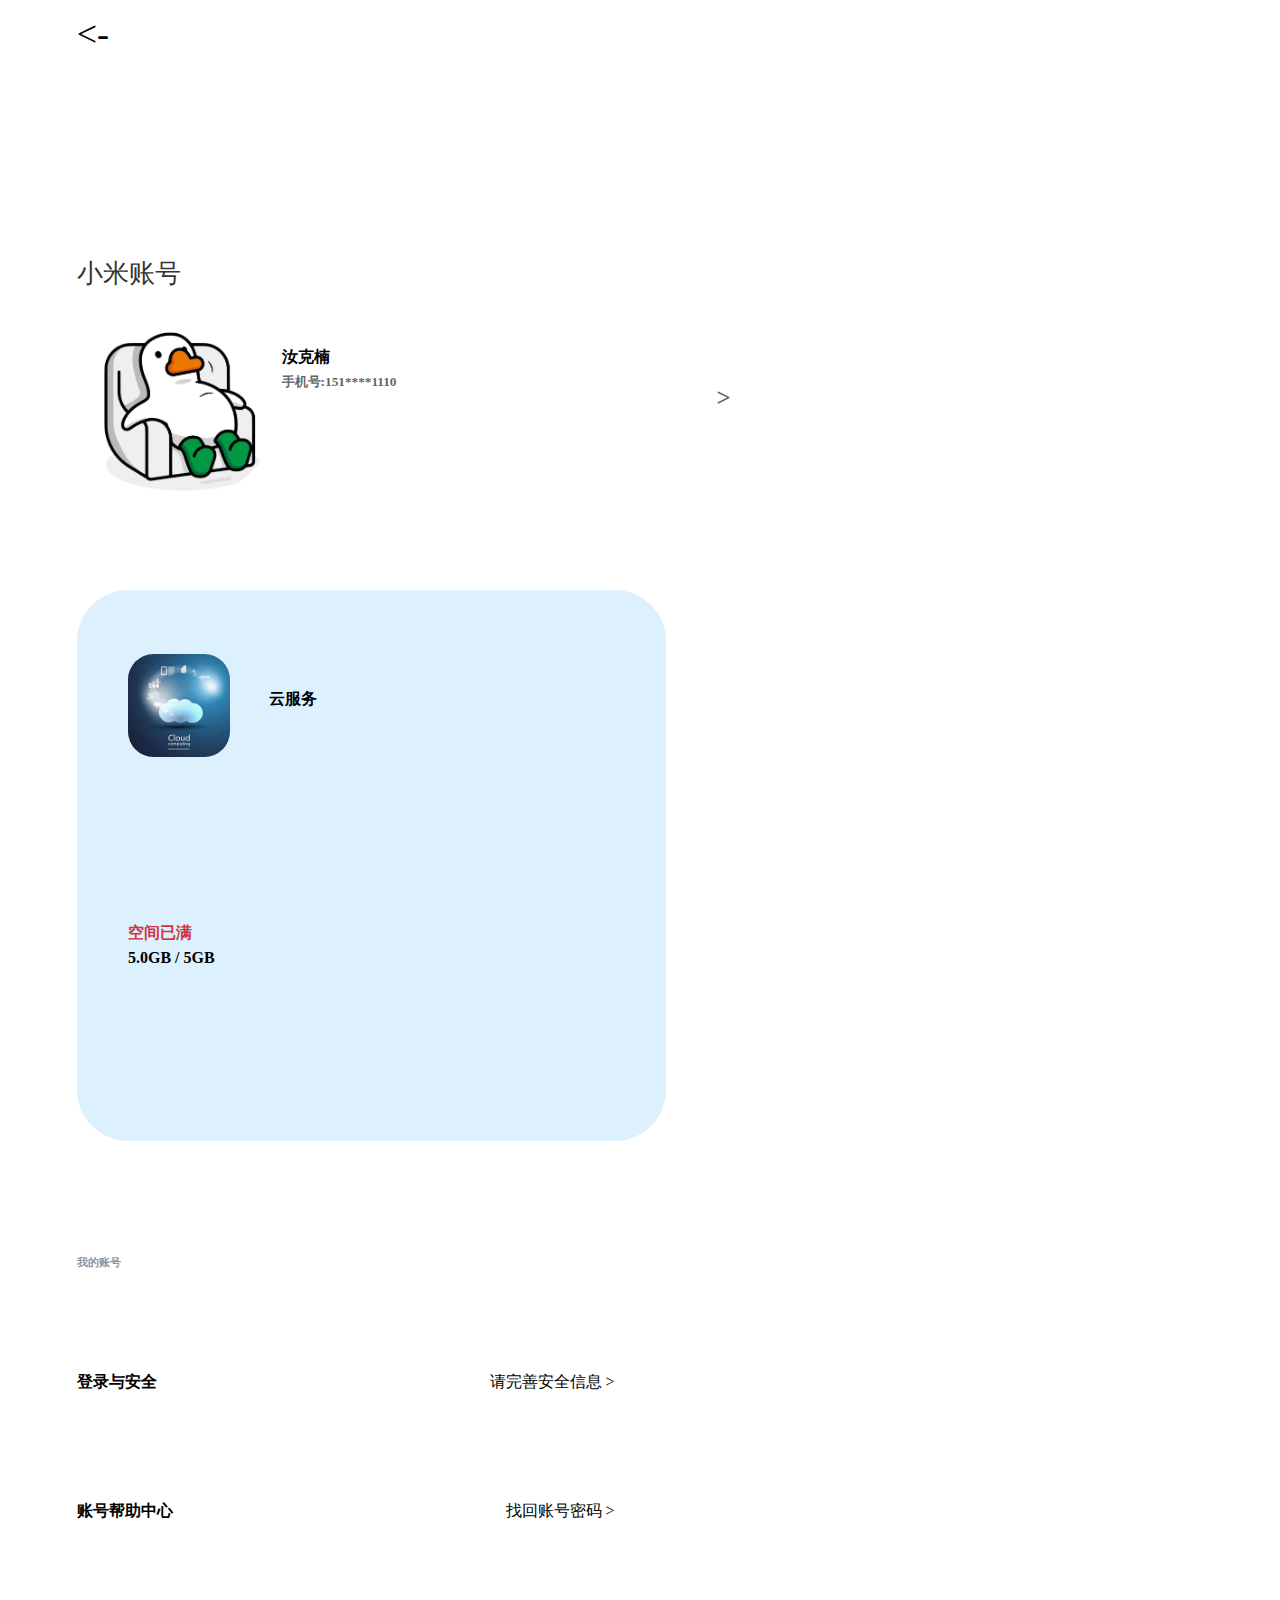
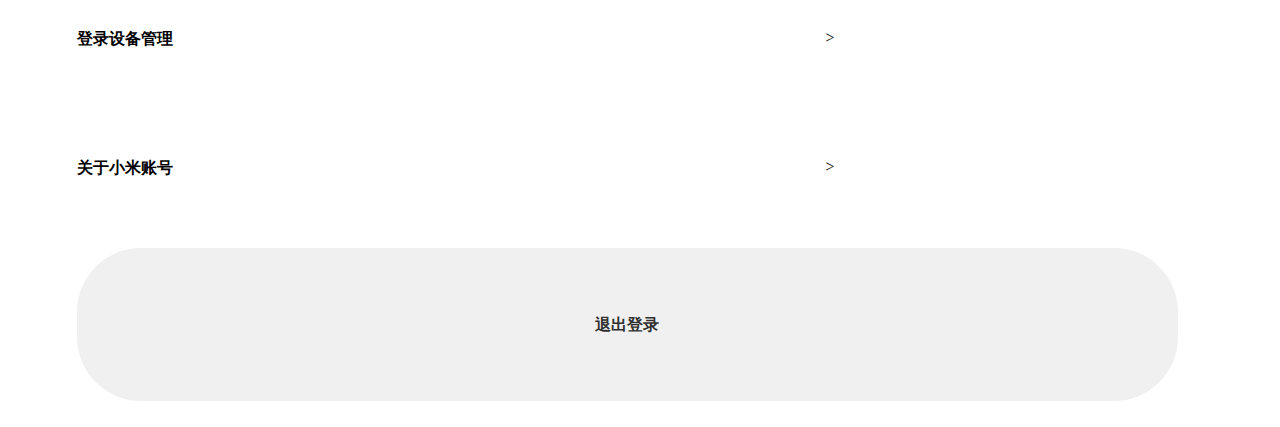
<file: setting.html>
<!DOCTYPE html>
<html lang="en">

<head>
    <meta charset="UTF-8">
    <meta name="apple-mobile-web-app-capable" content="yes">
    <meta name="apple-mobile-web-app-status-bar-style" content="black">
    <meta name="format-detection" content="telephone=no">
    <meta name="viewport"
        content="width=device-width, initial-scale=1.0, maximum-scale=1.0, user-scalable=0, shrink-to-fit=no, viewport-fit=cover">
    <title>设置</title>
    <link rel="stylesheet" href="./css/pubw.css">
    <link rel="stylesheet" href="./css/setting.css">
    <style>
        #smain img {
            width: 8vw;
            height: 8vw;
            border-radius: 2vw;
        }

        #smain .sleft .one h4 {
            margin-left: 3vw;
            line-height: 7vw;
        }

        #smain .sleft .two p {
            font-weight: 600;
            color: #ce363e;
        }

        #smain .sright {
            width: 42vw;
            height: 38vw;
            background-color: pink;
        }

        #smain .sright .up {
            width: 40vw;
            height: 15vw;
            padding-left: 4vw;
            padding-top: 5vw;
            display: flex;
            border-radius: 5vw;
        }

        #smain .sright .up h4 {
            margin-left: 3vw;
            line-height: 7vw;
        }

        #smain .l_r {
            display: flex;
        }
    </style>
</head>


<body>
    <div class="snav"><a href="./wode.html"><- </a></div>
    <main id="smain">
        <h3>小米账号</h3>
        <div class="message">
            <img src="./img/touxiang.jpg" alt="404">
            <div class="txt">
                <h4>汝克楠</h4>
                <h5>手机号:151****1110</h5>
            </div>
            <div class="lt">> </div>
        </div>
        <div class=".l_r">
            <div class="sleft">
                <div class="one">
                    <img src="./img/yunfuwu.jpg" alt="404">
                    <h4>云服务</h4>
                </div>
                <div class="two">
                    <p>空间已满</p>
                    <h4>5.0GB / 5GB</h4>
                </div>
            </div>
            <!-- <div class="sright">
                <div class="up">
                    <img src="./img/jiarengongxiang.jpg" alt="404">
                    <h4>家人服务</h4>
                </div>
            </div> -->
        </div>
        <div class="about">
            <h6>我的账号</h6>
            <div class="submit">
                <h4>登录与安全</h4>
                <span>请完善安全信息 ></span>
            </div>
            <div class="submit">
                <h4>账号帮助中心</h4>
                <span>找回账号密码 ></span>
            </div>
        </div>
        <div class="manage">
            <div class="submit">
                <h4>登录设备管理</h4>
                <span>></span>
            </div>
            <div class="submit">
                <h4>关于小米账号</h4>
                <span>></span>
            </div>
        </div>
        <div class="exit">退出登录</div>
    </main>

</body>

</html>
</file>
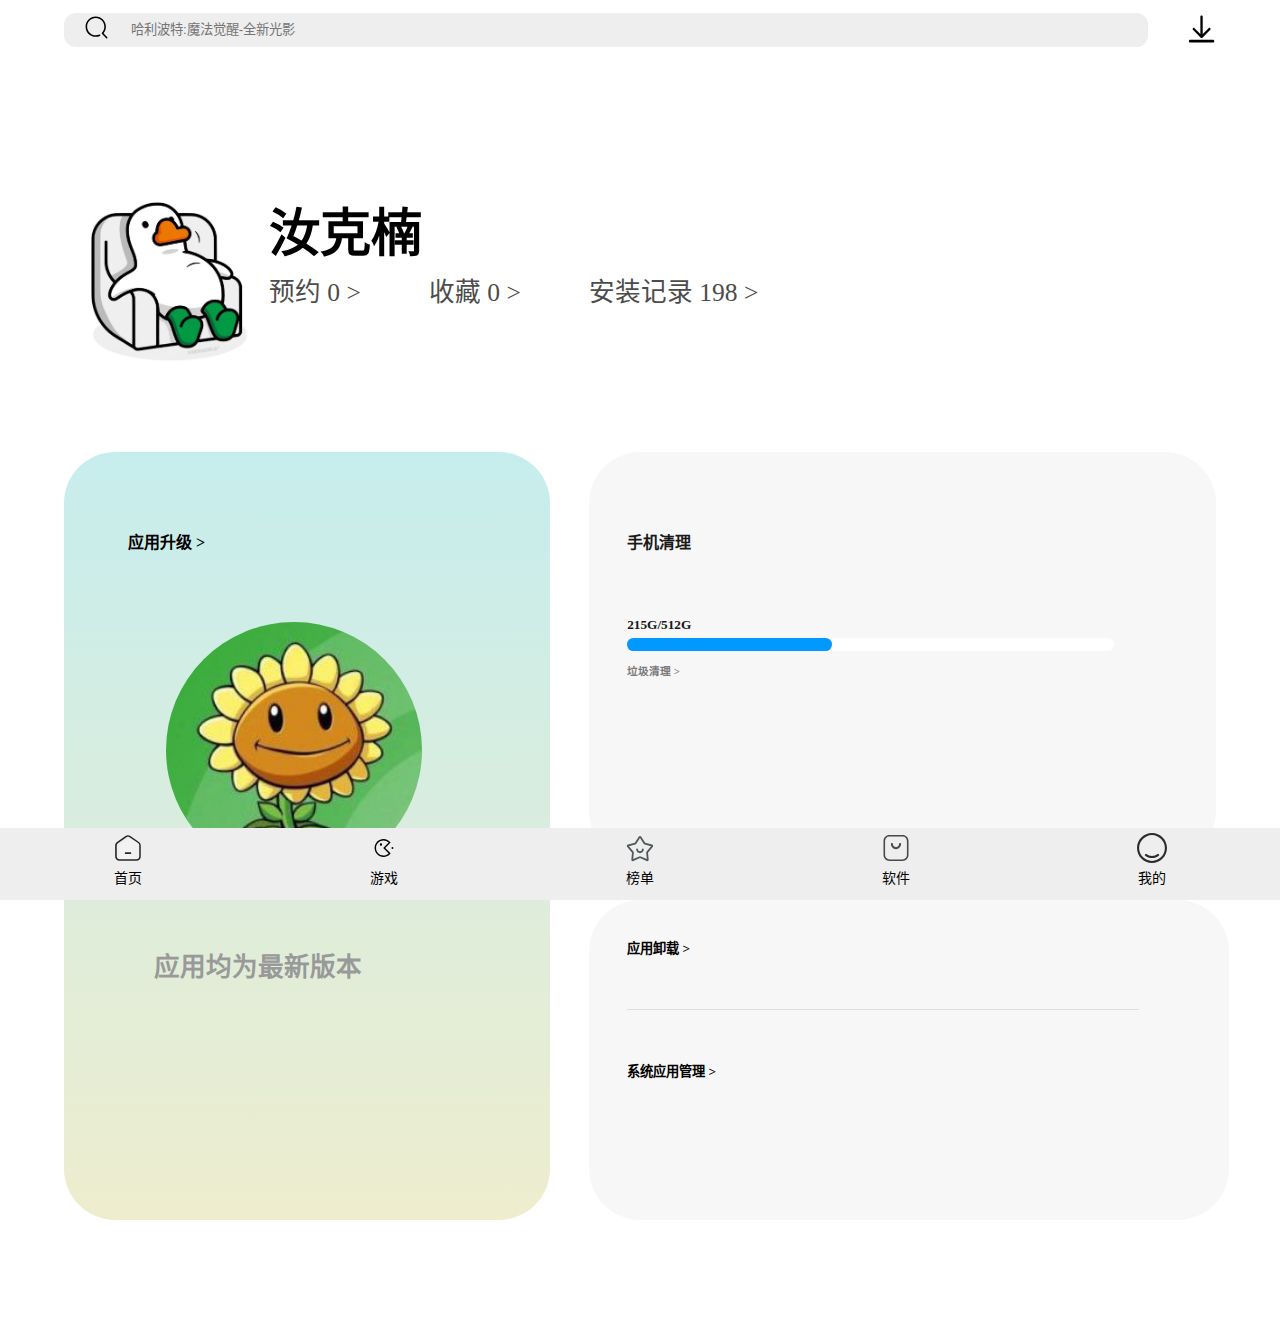
<file: wode.html>
<!DOCTYPE html>
<html lang="zh-CN">

<head>
    <meta charset="UTF-8">
    <meta name="apple-mobile-web-app-capable" content="yes">
    <meta name="apple-mobile-web-app-status-bar-style" content="black">
    <meta name="format-detection" content="telephone=no">
    <meta name="viewport"
        content="width=device-width, initial-scale=1.0, maximum-scale=1.0, user-scalable=0, shrink-to-fit=no, viewport-fit=cover">
    <link rel="stylesheet" href="./css/pubw.css">
    <script src="./font/iconfont.js"></script>
    <style>
        .icon {
            width: 1em;
            height: 1em;
            vertical-align: -0.15em;
            fill: currentColor;
            overflow: hidden;
        }

        #heade {
            background-color: #fff;
            width: 100%;
            display: flex;
            margin-top: 1vw;
            position: fixed;
            z-index: 100;
        }

        #heade>span:first-child {
            font-size: 30px;
            padding: 0 25px;

            line-height: 30px;
        }

        #heade>div>span:nth-child(1) {
            font-size: 25px;
        }

        #heade div {
            flex-grow: 1;
            background-color: #eee;
            border-radius: 12px;
            display: flex;
        }

        #heade div span {
            margin: 0 20px;
            line-height: 30px;
        }

        #heade input {
            border: none;
            outline: none;
            background-color: #eee;
            line-height: 30px;
            flex-grow: 1;
            border-radius: 12px;
        }

        #heade span:last-child {
            font-size: 30px;
            margin-left: 3vw;
            margin-right: 10vw;
        }

        body {
            padding-left: 5vw;
        }

        .wzy {
            /* margin-top: 3vw; */
            padding-top: 13vw;
            display: flex;
        }

        .wzy img {
            width: 16vw;
            height: 16vw;
            border-radius: 20px;
        }

        .wzy .txt {
            padding-top: 2vw;
        }

        .wzy .txt h3 {
            font-size: 4vw;
        }

        .wzy .txt h6 {
            padding: 0;
            margin: 0;
            font-weight: normal;
            font-size: 2vw;
        }

        .wzy .txt span {
            margin-right: 5vw;
            font-weight: normal;
            font-size: 2vw;
            color: #4c4c4c;
        }

        .nav {
            display: flex;
        }

        .nav .wleft {
            width: 38vw;
            height: 60vw;
            margin-top: 6vw;
            margin-right: 3vw;
            border-radius: 4vw;
            background: linear-gradient(#c6eded, #eeedce);
        }

        .nav .wright {
            width: 47vw;
            height: 60vw;
            margin-top: 6vw;
        }

        .nav .wleft h4 {
            padding-top: 6vw;
            padding-left: 5vw;
        }

        .nav .wleft h5 {
            margin-top: 5vw;
            margin-left: 7vw;
            font-size: 2vw;
            color: #999;
        }

        .nav .wleft img {
            margin-top: 5vw;
            margin-left: 8vw;
            width: 20vw;
            height: 20vw;
            border-radius: 50%;
        }

        .nav .wright .wrightUp {
            width: 46vw;
            height: 32vw;
            color: #191919;
            padding-left: 3vw;
            margin-bottom: 3vw;
            border-radius: 4vw;
            background-color: #f7f7f7;
        }

        .nav .wright .wrightUp h4 {
            padding-top: 6vw;
        }

        .nav .wright .wrightUp h5 {
            margin-top: 5vw;
        }

        .nav .wright .wrightUp h6 {
            margin-top: 1vw;
            font-weight: 650;
            color: #7b7b7b;
        }

        .nav .wright .wrightUp .ht {
            height: 1vw;
            width: 38vw;
            background-color: #fff;
            border-radius: 0.5vw;
        }

        .nav .wright .wrightUp .ht .lt {
            width: 16vw;
            height: 1vw;
            background-color: #0199fd;
            border-radius: 0.5vw;
        }

        .nav .wright .wrightDown {
            width: 47vw;
            height: 22vw;
            padding-left: 3vw;
            padding-top: 3vw;
            border-radius: 4vw;
            background-color: #f7f7f7;
        }

        .nav .wright .wrightDown .ht {
            margin-top: 4vw;
            margin-bottom: 4vw;
            width: 40vw;
            height: 1px;
            background-color: #dedede;
        }

        #bnav {
            position: fixed;
            left: 0;
            bottom: 0;
            width: 100%;
            background-color: #eee;
            z-index: 9;
        }

        body {
            margin-bottom: 100px;
        }

        #bnav ul {
            display: flex;
        }

        #bnav li {
            width: 20%;
            text-align: center;
        }

        #bnav svg {
            font-size: 30px;
            margin: 5px auto;

        }

        #bnav p {

            font-size: 14px;
            line-height: 22px;

        }
    </style>
</head>

<body>
    <header id="heade">
        <div>
            <span>
                <svg class="icon" aria-hidden="true">
                    <use xlink:href="#icon-sousuo"></use>
                </svg>
            </span>
            <input type="text" placeholder="哈利波特:魔法觉醒-全新光影">
        </div>
        <span>
            <svg class="icon" aria-hidden="true">
                <use xlink:href="#icon-xiazai"></use>
            </svg>
        </span>
    </header>

    <div class="wzy">
        <a href="./setting.html">
            <img src="./img/touxiang.jpg" alt="404">
        </a>
        <div class="txt">
            <h3>汝克楠</h3>
            <span>预约 0 ></span>
            <span>收藏 0 ></span>
            <span>安装记录 198 ></span>
        </div>
    </div>

    <div class="nav">
        <div class="wleft">
            <h4>应用升级 ></h4>
            <img src="./img/xiangrikui.jpg" alt="404">
            <h5>应用均为最新版本</h5>
        </div>
        <div class="wright">
            <div class="wrightUp">
                <h4>手机清理</h4>
                <h5>215G/512G</h4>
                    <div class="ht">
                        <div class="lt"></div>
                    </div>
                    <h6>垃圾清理 ></h6>
            </div>

            <div class="wrightDown">
                <h5>应用卸载 ></h5>
                <div class="ht"></div>
                <h5>系统应用管理 ></h5>
            </div>
        </div>
    </div>
    <nav id="bnav">
        <ul>
            <li>
                <nav id="bnav">
                    <ul>
                        <li>
                            <a href="index.html">
                                <span>
                                    <svg class="icon" aria-hidden="true">
                                        <use xlink:href="#icon-shouye"></use>
                                    </svg>
                                </span>
                                <p>首页</p>
                            </a>
                        </li>
                        <li>
                            <a href="youxi.html">
                                <span>
                                    <svg class="icon" aria-hidden="true">
                                        <use xlink:href="#icon-child"></use>
                                    </svg>
                                </span>
                                <p>游戏</p>
                            </a>
                        </li>
                        <li>
                            <a href="./bangdan.html">
                                <span>
                                    <svg class="icon" aria-hidden="true">
                                        <use xlink:href="#icon-icon_shoucang-copy"></use>
                                    </svg>
                                </span>
                                <p>榜单</p>
                            </a>
                        </li>
                        <li>
                            <a href="./ruanjian.html">
                                <span>
                                    <svg class="icon" aria-hidden="true">
                                        <use xlink:href="#icon-yingyongshichang-"></use>
                                    </svg>
                                </span>
                                <p>软件</p>
                            </a>
                        </li>
                        <li>
                            <a href="./wode.html">
                                <span>
                                    <svg class="icon" aria-hidden="true">
                                        <use xlink:href="#icon-wode-copy"></use>
                                    </svg>
                                </span>
                                <p>我的</p>
                            </a>
                        </li>
                    </ul>
                </nav>
</body>

</html>
</file>
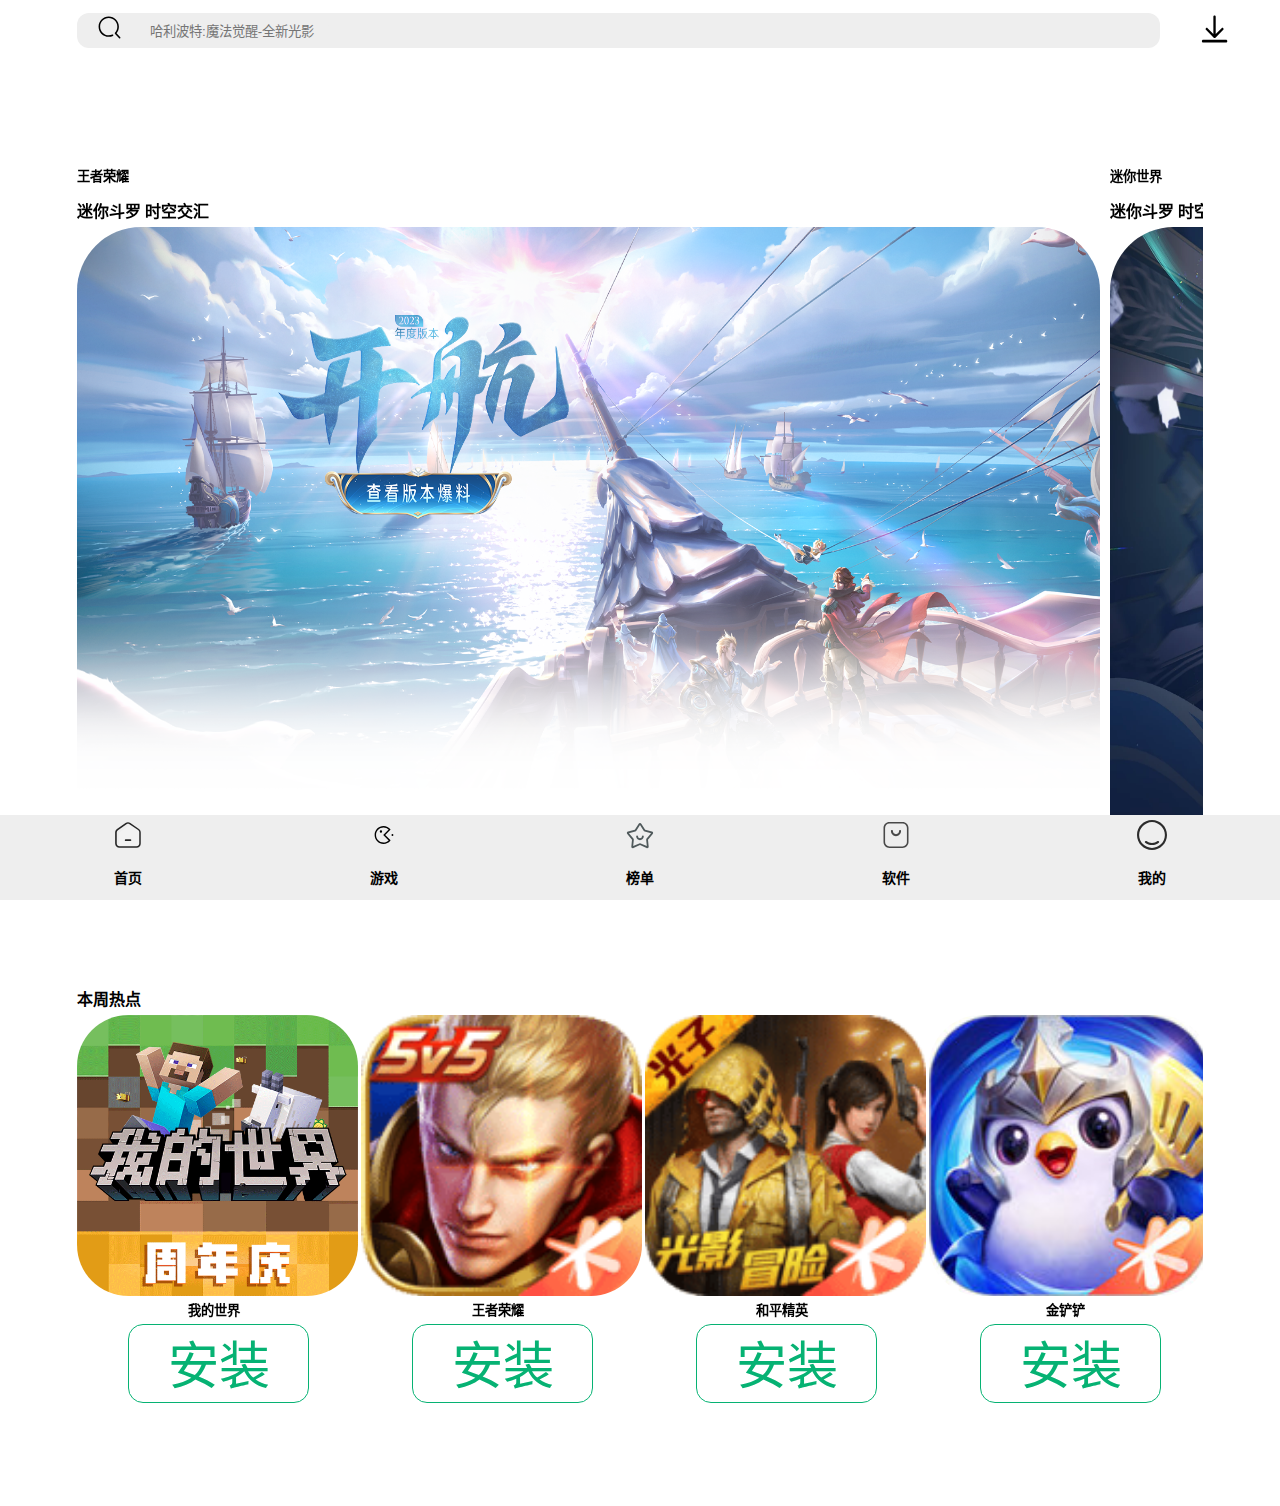
<file: youxi.html>
<!DOCTYPE html>
<html lang="zh-CN">

<head>
    <meta charset="UTF-8">
    <meta name="apple-mobile-web-app-capable" content="yes">
    <meta name="apple-mobile-web-app-status-bar-style" content="black">
    <meta name="format-detection" content="telephone=no">
    <meta name="viewport"
        content="width=device-width, initial-scale=1.0, maximum-scale=1.0, user-scalable=0, shrink-to-fit=no, viewport-fit=cover">
    <title>游戏</title>
    <script src="./font/iconfont.js"></script>
    <link rel="stylesheet" href="./css/pubw.css">
    <link rel="stylesheet" href="swiper/swiper-bundle.min.css">
    <style>
        .icon {
            width: 1em;
            height: 1em;
            vertical-align: -0.15em;
            fill: currentColor;
            overflow: hidden;
        }

        #heade {
            margin-top: 1vw;
            background-color: #fff;
            width: 100%;
            display: flex;

            position: fixed;
            z-index: 100;
        }

        #heade>span:first-child {
            font-size: 30px;
            padding: 0 25px;

            line-height: 30px;
        }

        #heade>div>span:nth-child(1) {

            font-size: 25px;
        }

        #heade div {
            flex-grow: 1;
            background-color: #eee;
            border-radius: 12px;
            /* display: flex; */
            /* margin-bottom: 50vw; */
        }

        #heade div span {
            margin: 0 20px;
            line-height: 30px;
        }

        #heade input {
            border: none;
            outline: none;
            background-color: #eee;
            line-height: 30px;
            flex-grow: 1;
            border-radius: 12px;
        }

        #heade span:last-child {
            font-size: 30px;
            margin-left: 3vw;
            margin-right: 10vw;
        }

        #bnav {
            position: fixed;
            left: 0;
            bottom: 0;
            width: 100%;
            background-color: #eee;
            z-index: 9;
        }

        #bnav ul {
            display: flex;
        }

        #bnav li {
            width: 20%;
            text-align: center;
        }

        #bnav svg {
            font-size: 30px;
            margin: 5px auto;

        }

        #bnav p {

            font-size: 14px;
            line-height: 22px;

        }

        p {
            margin-top: 1vw;
            font-weight: 700;
        }

        .swiper {
            width: 100%;
            height: 100%;
        }

        .swiper-wrapper .swiper-slide {
            width: 89vw;
            height: 63vw;
            /* background-color: pink; */
        }

        .swiper-wrapper .swiper-slide img {
            /* width: 100%; */
            height: 51vw;
            border-radius: 5vw;
        }

        .swiper-wrapperTwo .swiper-slide {
            width: 22vw;
            height: 38vw;
        }

        /* .mySwiperTwo .swiper-wrapperTwo {
            width: 22vw;
            height: 38vw;
        } */

        .mySwiperTwo .swiper-wrapperTwo img {
            width: 22vw;
            height: 22vw;
            border-radius: 4vw;
        }

        .mySwiperTwo .swiper-wrapperTwo h5 {
            text-align: center;
        }

        .mySwiperTwo .swiper-wrapperTwo .anzhuang {
            width: 14vw;
            height: 6vw;
            font-size: 4vw;
            /* margin-top: 4vw; */
            margin-left: 4vw;
            text-align: center;
            color: #06b273;
            border: 1px solid #06b273;
            border-radius: 15px;
            /* text-align: center; */
        }

        .mySwiperOne {
            padding-top: 13vw;
        }
    </style>
</head>

<body>

    <header id="heade">

        <div>
            <span>
                <svg class="icon" aria-hidden="true">
                    <use xlink:href="#icon-sousuo"></use>
                </svg>
            </span>
            <input type="text" placeholder="哈利波特:魔法觉醒-全新光影">
        </div>
        <span>
            <svg class="icon" aria-hidden="true">
                <use xlink:href="#icon-xiazai"></use>
            </svg>
        </span>

    </header>
    <!-- Swiper -->
    <div class="swiper mySwiperOne">
        <div class="swiper-wrapper swiper-wrapperOne">
            <div class="swiper-slide">
                <h5>王者荣耀</h5>
                <p>迷你斗罗 时空交汇</p>
                <img src="./img/wangzherongyaoxuanchuan.png" alt="404">
            </div>
            <div class="swiper-slide">
                <h5>迷你世界</h5>
                <p>迷你斗罗 时空交汇</p>
                <img src="./img/yuanshenxuanchuan.png" alt="404">
            </div>
            <div class="swiper-slide">
                <h5>蛋仔派对</h5>
                <p>派对游戏</p>
                <img src="./img/danzaipaiduixuanchuan.jpg" alt="404">
            </div>
        </div>
        <!-- <div class="swiper-pagination"></div> -->
    </div>
    <p>本周热点</p>

    <!-- Swiper -->
    <div class="swiper mySwiperTwo">
        <div class="swiper-wrapper swiper-wrapperTwo">
            <div class="swiper-slide">
                <img src="./img/wodeshijie.gif" alt="404">
                <h5>我的世界</h5>
                <div class="anzhuang">安装</div>
            </div>
            <div class="swiper-slide">
                <img src="./img/wangzherongyao.png" alt="404">
                <h5>王者荣耀</h5>
                <div class="anzhuang">安装</div>
            </div>
            <div class="swiper-slide">
                <img src="./img/hepingjingying.png" alt="404">
                <h5>和平精英</h5>
                <div class="anzhuang">安装</div>
            </div>
            <div class="swiper-slide">
                <img src="./img/jinchanchanzhizhan.jpg" alt="404">
                <h5>金铲铲</h5>
                <div class="anzhuang">安装</div>
            </div>
            <div class="swiper-slide">
                <img src="./img/danzaipaidui.png" alt="404">
                <h5>蛋仔派对</h5>
                <div class="anzhuang">安装</div>
            </div>
        </div>
        <!-- <div class="swiper-pagination"></div> -->
        <nav id="bnav">
            <ul>
                <li>
                    <nav id="bnav">
                        <ul>
                            <li>
                                <a href="./index.html">
                                    <span>
                                        <svg class="icon" aria-hidden="true">
                                            <use xlink:href="#icon-shouye"></use>
                                        </svg>
                                    </span>
                                    <p>首页</p>
                                </a>
                            </li>
                            <li>
                                <a href="./youxi.html">
                                    <span>
                                        <svg class="icon" aria-hidden="true">
                                            <use xlink:href="#icon-child"></use>
                                        </svg>
                                    </span>
                                    <p>游戏</p>
                                </a>
                            </li>
                            <li>
                                <a href="./bangdan.html">
                                    <span>
                                        <svg class="icon" aria-hidden="true">
                                            <use xlink:href="#icon-icon_shoucang-copy"></use>
                                        </svg>
                                    </span>
                                    <p>榜单</p>
                                </a>
                            </li>
                            <li>
                                <a href="./ruanjian.html">
                                    <span>
                                        <svg class="icon" aria-hidden="true">
                                            <use xlink:href="#icon-yingyongshichang-"></use>
                                        </svg>
                                    </span>
                                    <p>软件</p>
                                </a>
                            </li>
                            <li>
                                <a href="./wode.html">
                                    <span>
                                        <svg class="icon" aria-hidden="true">
                                            <use xlink:href="#icon-wode-copy"></use>
                                        </svg>
                                    </span>
                                    <p>我的</p>
                                </a>
                            </li>
                        </ul>
                    </nav>
        </nav>
    </div>

    <!-- Swiper JS -->
    <script src="./swiper/swiper-bundle.min.js"></script>

    <!-- Initialize Swiper -->
    <script>
        var swiper = new Swiper(".mySwiperOne", {
            slidesPerView: 1.1,
            spaceBetween: 10,
            freeMode: true,
            pagination: {
                el: ".swiper-pagination",
                clickable: true,
            },
        });


    </script>

    <script>
        var swiper = new Swiper(".mySwiperTwo", {
            slidesPerView: 4,
            spaceBetween: 10,
            freeMode: true,
            pagination: {
                el: ".swiper-pagination",
                clickable: true,
            },
        });
    </script>
</body>

</html>
</file>
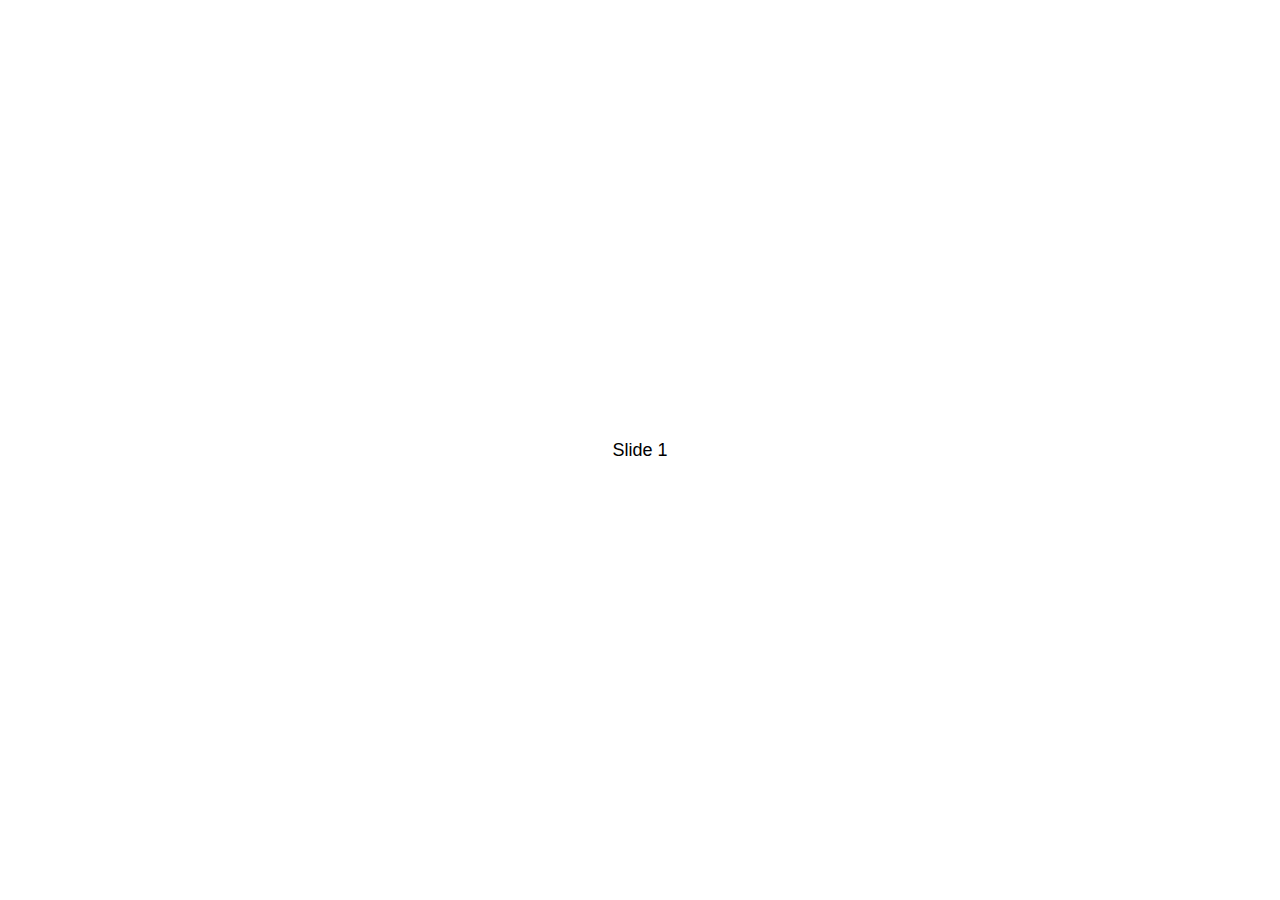
<file: swiper/demo/010-default.html>
<!DOCTYPE html>
<html lang="en">
  <head>
    <meta charset="utf-8" />
    <title>Swiper demo</title>
    <meta
      name="viewport"
      content="width=device-width, initial-scale=1, minimum-scale=1, maximum-scale=1"
    />
    <!-- Link Swiper's CSS -->
    <link
      rel="stylesheet"
      href="../swiper-bundle.min.css"
    />

    <!-- Demo styles -->
    <style>
      html,
      body {
        position: relative;
        height: 100%;
      }

      body {
        background: #eee;
        font-family: Helvetica Neue, Helvetica, Arial, sans-serif;
        font-size: 14px;
        color: #000;
        margin: 0;
        padding: 0;
      }

      .swiper {
        width: 100%;
        height: 100%;
      }

      .swiper-slide {
        text-align: center;
        font-size: 18px;
        background: #fff;

        /* Center slide text vertically */
        display: -webkit-box;
        display: -ms-flexbox;
        display: -webkit-flex;
        display: flex;
        -webkit-box-pack: center;
        -ms-flex-pack: center;
        -webkit-justify-content: center;
        justify-content: center;
        -webkit-box-align: center;
        -ms-flex-align: center;
        -webkit-align-items: center;
        align-items: center;
      }

      .swiper-slide img {
        display: block;
        width: 100%;
        height: 100%;
        object-fit: cover;
      }
    </style>
  </head>

  <body>
    <!-- Swiper -->
    <div class="swiper mySwiper">
      <div class="swiper-wrapper">
        <div class="swiper-slide">Slide 1</div>
        <div class="swiper-slide">Slide 2</div>
        <div class="swiper-slide">Slide 3</div>
        <div class="swiper-slide">Slide 4</div>
        <div class="swiper-slide">Slide 5</div>
        <div class="swiper-slide">Slide 6</div>
        <div class="swiper-slide">Slide 7</div>
        <div class="swiper-slide">Slide 8</div>
        <div class="swiper-slide">Slide 9</div>
      </div>
    </div>

    <!-- Swiper JS -->
    <script src="../swiper-bundle.min.js"></script>

    <!-- Initialize Swiper -->
    <script>
      var swiper = new Swiper(".mySwiper", {});
    </script>
  </body>
</html>
</file>
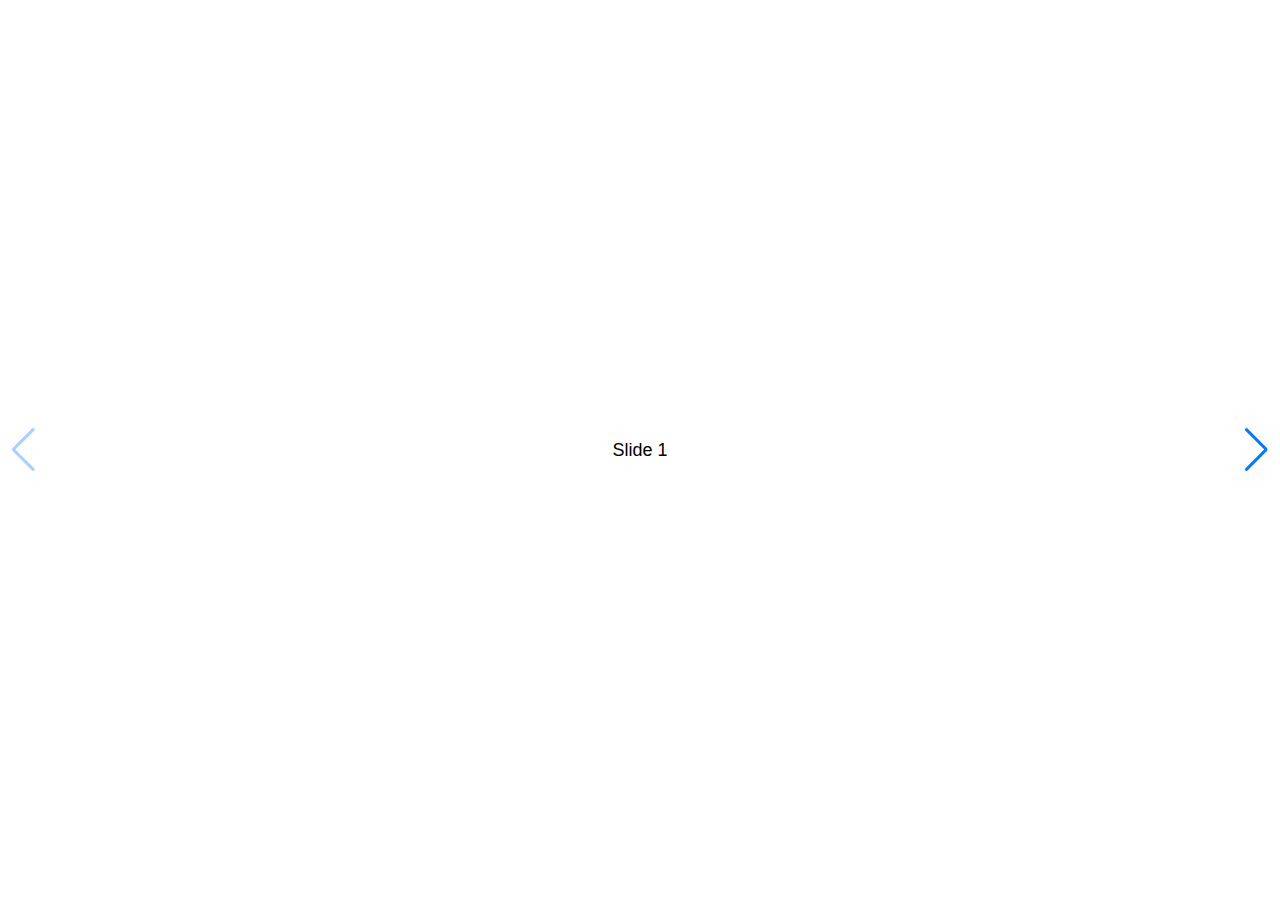
<file: swiper/demo/020-navigation.html>
<!DOCTYPE html>
<html lang="en">
  <head>
    <meta charset="utf-8" />
    <title>Swiper demo</title>
    <meta
      name="viewport"
      content="width=device-width, initial-scale=1, minimum-scale=1, maximum-scale=1"
    />
    <!-- Link Swiper's CSS -->
    <link
      rel="stylesheet"
      href="../swiper-bundle.min.css"
    />

    <!-- Demo styles -->
    <style>
      html,
      body {
        position: relative;
        height: 100%;
      }

      body {
        background: #eee;
        font-family: Helvetica Neue, Helvetica, Arial, sans-serif;
        font-size: 14px;
        color: #000;
        margin: 0;
        padding: 0;
      }

      .swiper {
        width: 100%;
        height: 100%;
      }

      .swiper-slide {
        text-align: center;
        font-size: 18px;
        background: #fff;

        /* Center slide text vertically */
        display: -webkit-box;
        display: -ms-flexbox;
        display: -webkit-flex;
        display: flex;
        -webkit-box-pack: center;
        -ms-flex-pack: center;
        -webkit-justify-content: center;
        justify-content: center;
        -webkit-box-align: center;
        -ms-flex-align: center;
        -webkit-align-items: center;
        align-items: center;
      }

      .swiper-slide img {
        display: block;
        width: 100%;
        height: 100%;
        object-fit: cover;
      }
    </style>
  </head>

  <body>
    <!-- Swiper -->
    <div class="swiper mySwiper">
      <div class="swiper-wrapper">
        <div class="swiper-slide">Slide 1</div>
        <div class="swiper-slide">Slide 2</div>
        <div class="swiper-slide">Slide 3</div>
        <div class="swiper-slide">Slide 4</div>
        <div class="swiper-slide">Slide 5</div>
        <div class="swiper-slide">Slide 6</div>
        <div class="swiper-slide">Slide 7</div>
        <div class="swiper-slide">Slide 8</div>
        <div class="swiper-slide">Slide 9</div>
      </div>
      <div class="swiper-button-next"></div>
      <div class="swiper-button-prev"></div>
    </div>

    <!-- Swiper JS -->
    <script src="../swiper-bundle.min.js"></script>

    <!-- Initialize Swiper -->
    <script>
      var swiper = new Swiper(".mySwiper", {
        navigation: {
          nextEl: ".swiper-button-next",
          prevEl: ".swiper-button-prev",
        },
      });
    </script>
  </body>
</html>
</file>
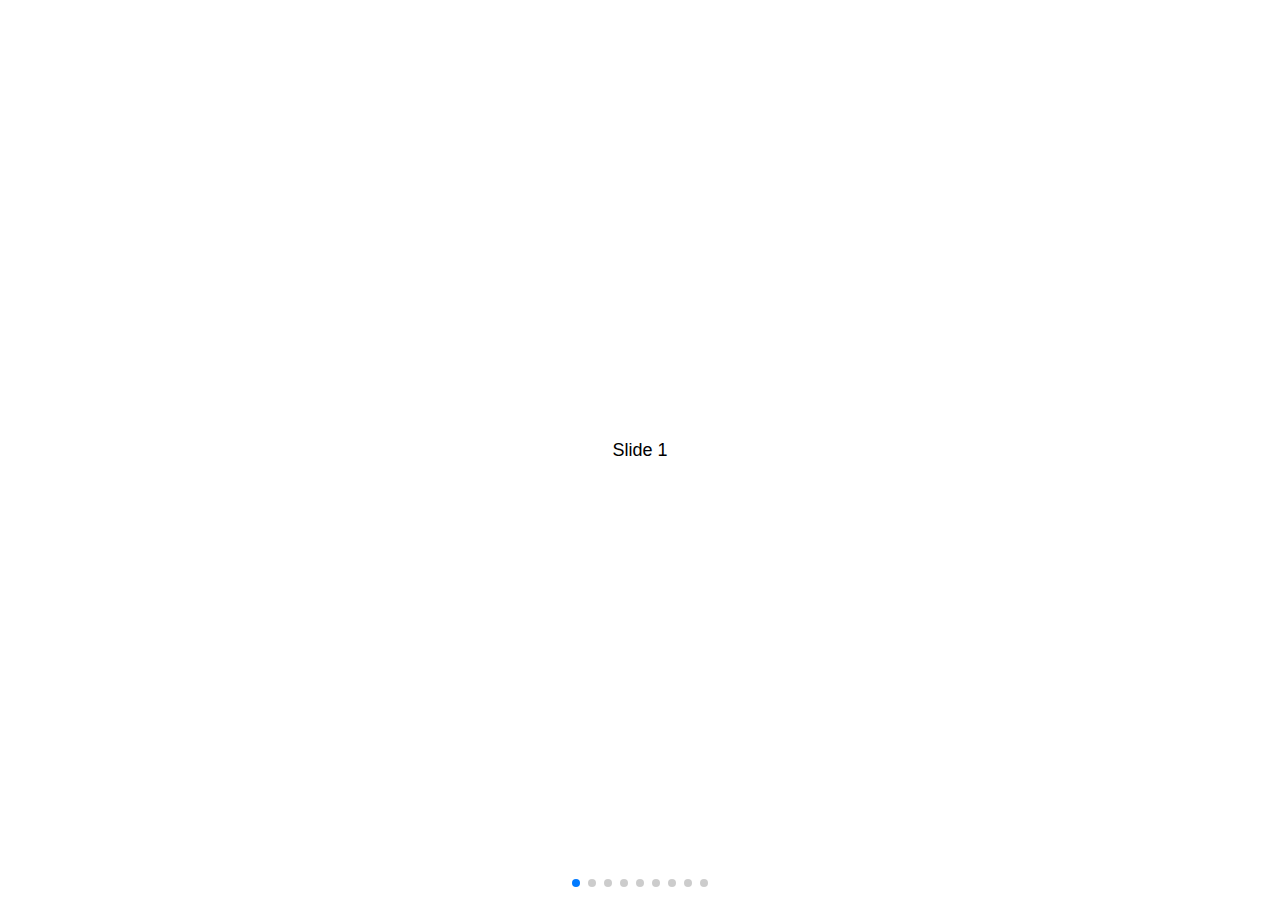
<file: swiper/demo/030-pagination.html>
<!DOCTYPE html>
<html lang="en">
  <head>
    <meta charset="utf-8" />
    <title>Swiper demo</title>
    <meta
      name="viewport"
      content="width=device-width, initial-scale=1, minimum-scale=1, maximum-scale=1"
    />
    <!-- Link Swiper's CSS -->
    <link
      rel="stylesheet"
      href="../swiper-bundle.min.css"
    />

    <!-- Demo styles -->
    <style>
      html,
      body {
        position: relative;
        height: 100%;
      }

      body {
        background: #eee;
        font-family: Helvetica Neue, Helvetica, Arial, sans-serif;
        font-size: 14px;
        color: #000;
        margin: 0;
        padding: 0;
      }

      .swiper {
        width: 100%;
        height: 100%;
      }

      .swiper-slide {
        text-align: center;
        font-size: 18px;
        background: #fff;

        /* Center slide text vertically */
        display: -webkit-box;
        display: -ms-flexbox;
        display: -webkit-flex;
        display: flex;
        -webkit-box-pack: center;
        -ms-flex-pack: center;
        -webkit-justify-content: center;
        justify-content: center;
        -webkit-box-align: center;
        -ms-flex-align: center;
        -webkit-align-items: center;
        align-items: center;
      }

      .swiper-slide img {
        display: block;
        width: 100%;
        height: 100%;
        object-fit: cover;
      }
    </style>
  </head>

  <body>
    <!-- Swiper -->
    <div class="swiper mySwiper">
      <div class="swiper-wrapper">
        <div class="swiper-slide">Slide 1</div>
        <div class="swiper-slide">Slide 2</div>
        <div class="swiper-slide">Slide 3</div>
        <div class="swiper-slide">Slide 4</div>
        <div class="swiper-slide">Slide 5</div>
        <div class="swiper-slide">Slide 6</div>
        <div class="swiper-slide">Slide 7</div>
        <div class="swiper-slide">Slide 8</div>
        <div class="swiper-slide">Slide 9</div>
      </div>
      <div class="swiper-pagination"></div>
    </div>

    <!-- Swiper JS -->
    <script src="../swiper-bundle.min.js"></script>

    <!-- Initialize Swiper -->
    <script>
      var swiper = new Swiper(".mySwiper", {
        pagination: {
          el: ".swiper-pagination",
        },
      });
    </script>
  </body>
</html>
</file>
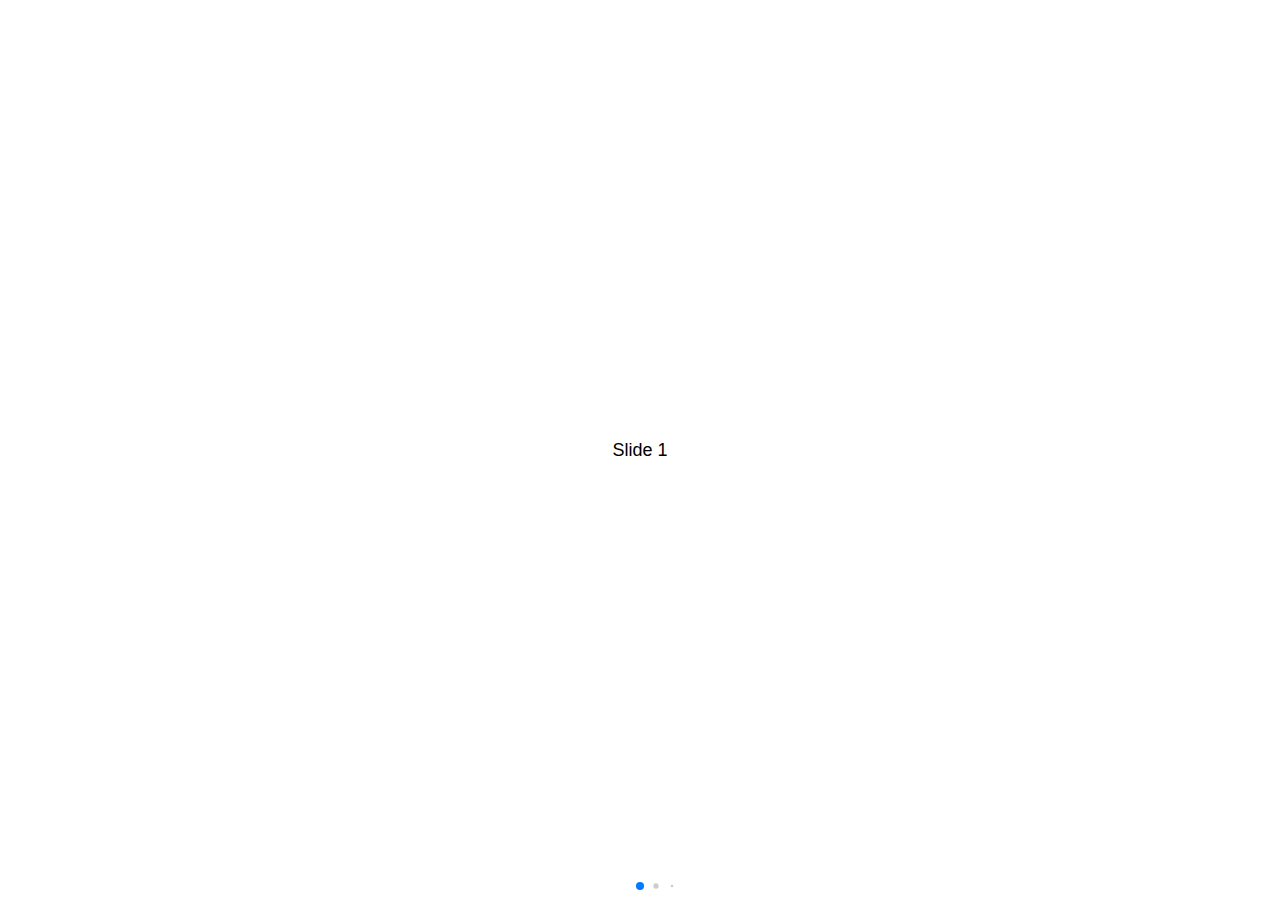
<file: swiper/demo/040-pagination-dynamic.html>
<!DOCTYPE html>
<html lang="en">
  <head>
    <meta charset="utf-8" />
    <title>Swiper demo</title>
    <meta
      name="viewport"
      content="width=device-width, initial-scale=1, minimum-scale=1, maximum-scale=1"
    />
    <!-- Link Swiper's CSS -->
    <link
      rel="stylesheet"
      href="../swiper-bundle.min.css"
    />

    <!-- Demo styles -->
    <style>
      html,
      body {
        position: relative;
        height: 100%;
      }

      body {
        background: #eee;
        font-family: Helvetica Neue, Helvetica, Arial, sans-serif;
        font-size: 14px;
        color: #000;
        margin: 0;
        padding: 0;
      }

      .swiper {
        width: 100%;
        height: 100%;
      }

      .swiper-slide {
        text-align: center;
        font-size: 18px;
        background: #fff;

        /* Center slide text vertically */
        display: -webkit-box;
        display: -ms-flexbox;
        display: -webkit-flex;
        display: flex;
        -webkit-box-pack: center;
        -ms-flex-pack: center;
        -webkit-justify-content: center;
        justify-content: center;
        -webkit-box-align: center;
        -ms-flex-align: center;
        -webkit-align-items: center;
        align-items: center;
      }

      .swiper-slide img {
        display: block;
        width: 100%;
        height: 100%;
        object-fit: cover;
      }
    </style>
  </head>

  <body>
    <!-- Swiper -->
    <div class="swiper mySwiper">
      <div class="swiper-wrapper">
        <div class="swiper-slide">Slide 1</div>
        <div class="swiper-slide">Slide 2</div>
        <div class="swiper-slide">Slide 3</div>
        <div class="swiper-slide">Slide 4</div>
        <div class="swiper-slide">Slide 5</div>
        <div class="swiper-slide">Slide 6</div>
        <div class="swiper-slide">Slide 7</div>
        <div class="swiper-slide">Slide 8</div>
        <div class="swiper-slide">Slide 9</div>
      </div>
      <div class="swiper-pagination"></div>
    </div>

    <!-- Swiper JS -->
    <script src="../swiper-bundle.min.js"></script>

    <!-- Initialize Swiper -->
    <script>
      var swiper = new Swiper(".mySwiper", {
        pagination: {
          el: ".swiper-pagination",
          dynamicBullets: true,
        },
      });
    </script>
  </body>
</html>
</file>
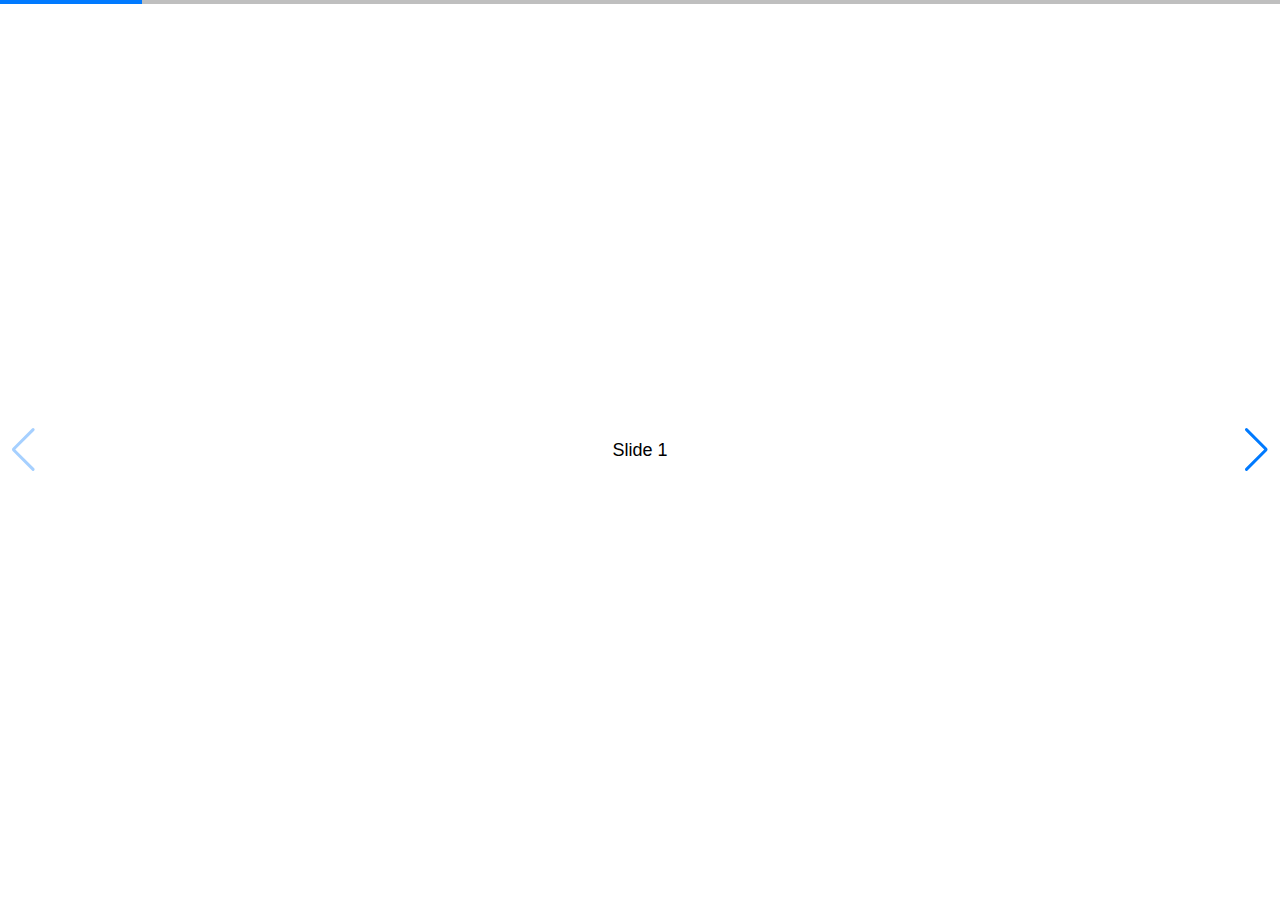
<file: swiper/demo/050-pagination-progress.html>
<!DOCTYPE html>
<html lang="en">
  <head>
    <meta charset="utf-8" />
    <title>Swiper demo</title>
    <meta
      name="viewport"
      content="width=device-width, initial-scale=1, minimum-scale=1, maximum-scale=1"
    />
    <!-- Link Swiper's CSS -->
    <link
      rel="stylesheet"
      href="../swiper-bundle.min.css"
    />

    <!-- Demo styles -->
    <style>
      html,
      body {
        position: relative;
        height: 100%;
      }

      body {
        background: #eee;
        font-family: Helvetica Neue, Helvetica, Arial, sans-serif;
        font-size: 14px;
        color: #000;
        margin: 0;
        padding: 0;
      }

      .swiper {
        width: 100%;
        height: 100%;
      }

      .swiper-slide {
        text-align: center;
        font-size: 18px;
        background: #fff;

        /* Center slide text vertically */
        display: -webkit-box;
        display: -ms-flexbox;
        display: -webkit-flex;
        display: flex;
        -webkit-box-pack: center;
        -ms-flex-pack: center;
        -webkit-justify-content: center;
        justify-content: center;
        -webkit-box-align: center;
        -ms-flex-align: center;
        -webkit-align-items: center;
        align-items: center;
      }

      .swiper-slide img {
        display: block;
        width: 100%;
        height: 100%;
        object-fit: cover;
      }
    </style>
  </head>

  <body>
    <!-- Swiper -->
    <div class="swiper mySwiper">
      <div class="swiper-wrapper">
        <div class="swiper-slide">Slide 1</div>
        <div class="swiper-slide">Slide 2</div>
        <div class="swiper-slide">Slide 3</div>
        <div class="swiper-slide">Slide 4</div>
        <div class="swiper-slide">Slide 5</div>
        <div class="swiper-slide">Slide 6</div>
        <div class="swiper-slide">Slide 7</div>
        <div class="swiper-slide">Slide 8</div>
        <div class="swiper-slide">Slide 9</div>
      </div>
      <div class="swiper-button-next"></div>
      <div class="swiper-button-prev"></div>
      <div class="swiper-pagination"></div>
    </div>

    <!-- Swiper JS -->
    <script src="../swiper-bundle.min.js"></script>

    <!-- Initialize Swiper -->
    <script>
      var swiper = new Swiper(".mySwiper", {
        pagination: {
          el: ".swiper-pagination",
          type: "progressbar",
        },
        navigation: {
          nextEl: ".swiper-button-next",
          prevEl: ".swiper-button-prev",
        },
      });
    </script>
  </body>
</html>
</file>
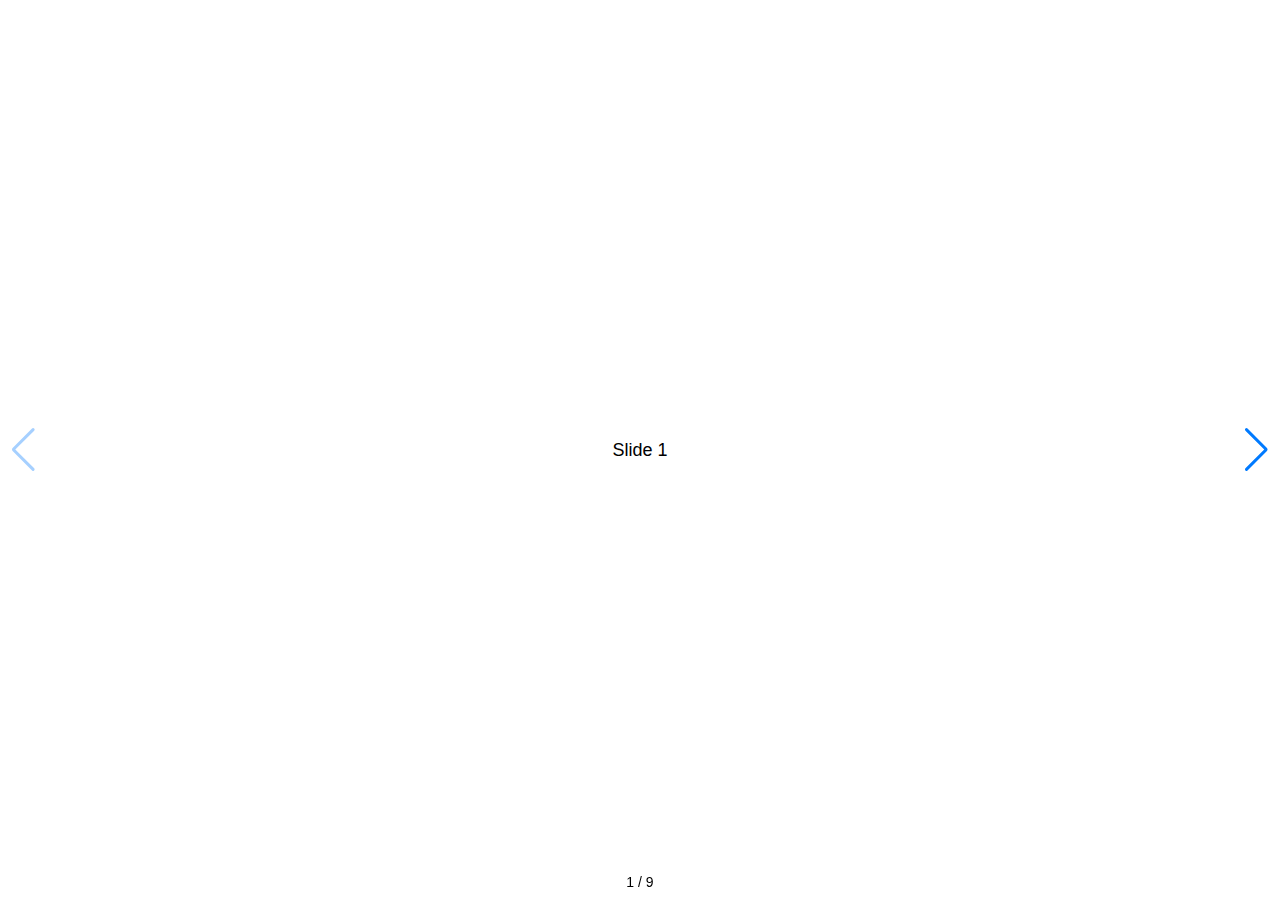
<file: swiper/demo/060-pagination-fraction.html>
<!DOCTYPE html>
<html lang="en">
  <head>
    <meta charset="utf-8" />
    <title>Swiper demo</title>
    <meta
      name="viewport"
      content="width=device-width, initial-scale=1, minimum-scale=1, maximum-scale=1"
    />
    <!-- Link Swiper's CSS -->
    <link
      rel="stylesheet"
      href="../swiper-bundle.min.css"
    />

    <!-- Demo styles -->
    <style>
      html,
      body {
        position: relative;
        height: 100%;
      }

      body {
        background: #eee;
        font-family: Helvetica Neue, Helvetica, Arial, sans-serif;
        font-size: 14px;
        color: #000;
        margin: 0;
        padding: 0;
      }

      .swiper {
        width: 100%;
        height: 100%;
      }

      .swiper-slide {
        text-align: center;
        font-size: 18px;
        background: #fff;

        /* Center slide text vertically */
        display: -webkit-box;
        display: -ms-flexbox;
        display: -webkit-flex;
        display: flex;
        -webkit-box-pack: center;
        -ms-flex-pack: center;
        -webkit-justify-content: center;
        justify-content: center;
        -webkit-box-align: center;
        -ms-flex-align: center;
        -webkit-align-items: center;
        align-items: center;
      }

      .swiper-slide img {
        display: block;
        width: 100%;
        height: 100%;
        object-fit: cover;
      }
    </style>
  </head>

  <body>
    <!-- Swiper -->
    <div class="swiper mySwiper">
      <div class="swiper-wrapper">
        <div class="swiper-slide">Slide 1</div>
        <div class="swiper-slide">Slide 2</div>
        <div class="swiper-slide">Slide 3</div>
        <div class="swiper-slide">Slide 4</div>
        <div class="swiper-slide">Slide 5</div>
        <div class="swiper-slide">Slide 6</div>
        <div class="swiper-slide">Slide 7</div>
        <div class="swiper-slide">Slide 8</div>
        <div class="swiper-slide">Slide 9</div>
      </div>
      <div class="swiper-button-next"></div>
      <div class="swiper-button-prev"></div>
      <div class="swiper-pagination"></div>
    </div>

    <!-- Swiper JS -->
    <script src="../swiper-bundle.min.js"></script>

    <!-- Initialize Swiper -->
    <script>
      var swiper = new Swiper(".mySwiper", {
        pagination: {
          el: ".swiper-pagination",
          type: "fraction",
        },
        navigation: {
          nextEl: ".swiper-button-next",
          prevEl: ".swiper-button-prev",
        },
      });
    </script>
  </body>
</html>
</file>
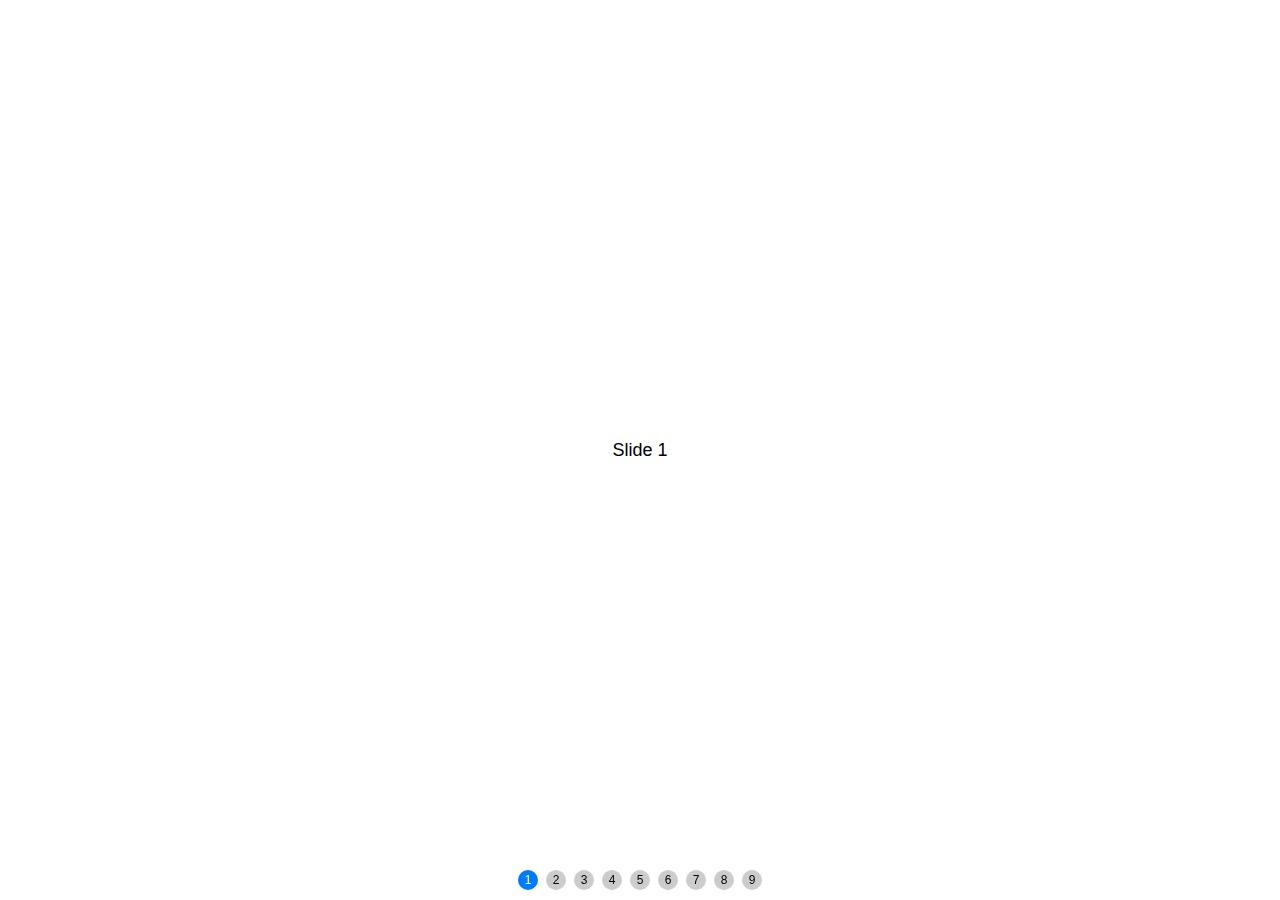
<file: swiper/demo/070-pagination-custom.html>
<!DOCTYPE html>
<html lang="en">
  <head>
    <meta charset="utf-8" />
    <title>Swiper demo</title>
    <meta
      name="viewport"
      content="width=device-width, initial-scale=1, minimum-scale=1, maximum-scale=1"
    />
    <!-- Link Swiper's CSS -->
    <link
      rel="stylesheet"
      href="../swiper-bundle.min.css"
    />

    <!-- Demo styles -->
    <style>
      html,
      body {
        position: relative;
        height: 100%;
      }

      body {
        background: #eee;
        font-family: Helvetica Neue, Helvetica, Arial, sans-serif;
        font-size: 14px;
        color: #000;
        margin: 0;
        padding: 0;
      }

      .swiper {
        width: 100%;
        height: 100%;
      }

      .swiper-slide {
        text-align: center;
        font-size: 18px;
        background: #fff;

        /* Center slide text vertically */
        display: -webkit-box;
        display: -ms-flexbox;
        display: -webkit-flex;
        display: flex;
        -webkit-box-pack: center;
        -ms-flex-pack: center;
        -webkit-justify-content: center;
        justify-content: center;
        -webkit-box-align: center;
        -ms-flex-align: center;
        -webkit-align-items: center;
        align-items: center;
      }

      .swiper-slide img {
        display: block;
        width: 100%;
        height: 100%;
        object-fit: cover;
      }

      .swiper-pagination-bullet {
        width: 20px;
        height: 20px;
        text-align: center;
        line-height: 20px;
        font-size: 12px;
        color: #000;
        opacity: 1;
        background: rgba(0, 0, 0, 0.2);
      }

      .swiper-pagination-bullet-active {
        color: #fff;
        background: #007aff;
      }
    </style>
  </head>

  <body>
    <!-- Swiper -->
    <div class="swiper mySwiper">
      <div class="swiper-wrapper">
        <div class="swiper-slide">Slide 1</div>
        <div class="swiper-slide">Slide 2</div>
        <div class="swiper-slide">Slide 3</div>
        <div class="swiper-slide">Slide 4</div>
        <div class="swiper-slide">Slide 5</div>
        <div class="swiper-slide">Slide 6</div>
        <div class="swiper-slide">Slide 7</div>
        <div class="swiper-slide">Slide 8</div>
        <div class="swiper-slide">Slide 9</div>
      </div>
      <div class="swiper-pagination"></div>
    </div>

    <!-- Swiper JS -->
    <script src="../swiper-bundle.min.js"></script>

    <!-- Initialize Swiper -->
    <script>
      var swiper = new Swiper(".mySwiper", {
        pagination: {
          el: ".swiper-pagination",
          clickable: true,
          renderBullet: function (index, className) {
            return '<span class="' + className + '">' + (index + 1) + "</span>";
          },
        },
      });
    </script>
  </body>
</html>
</file>
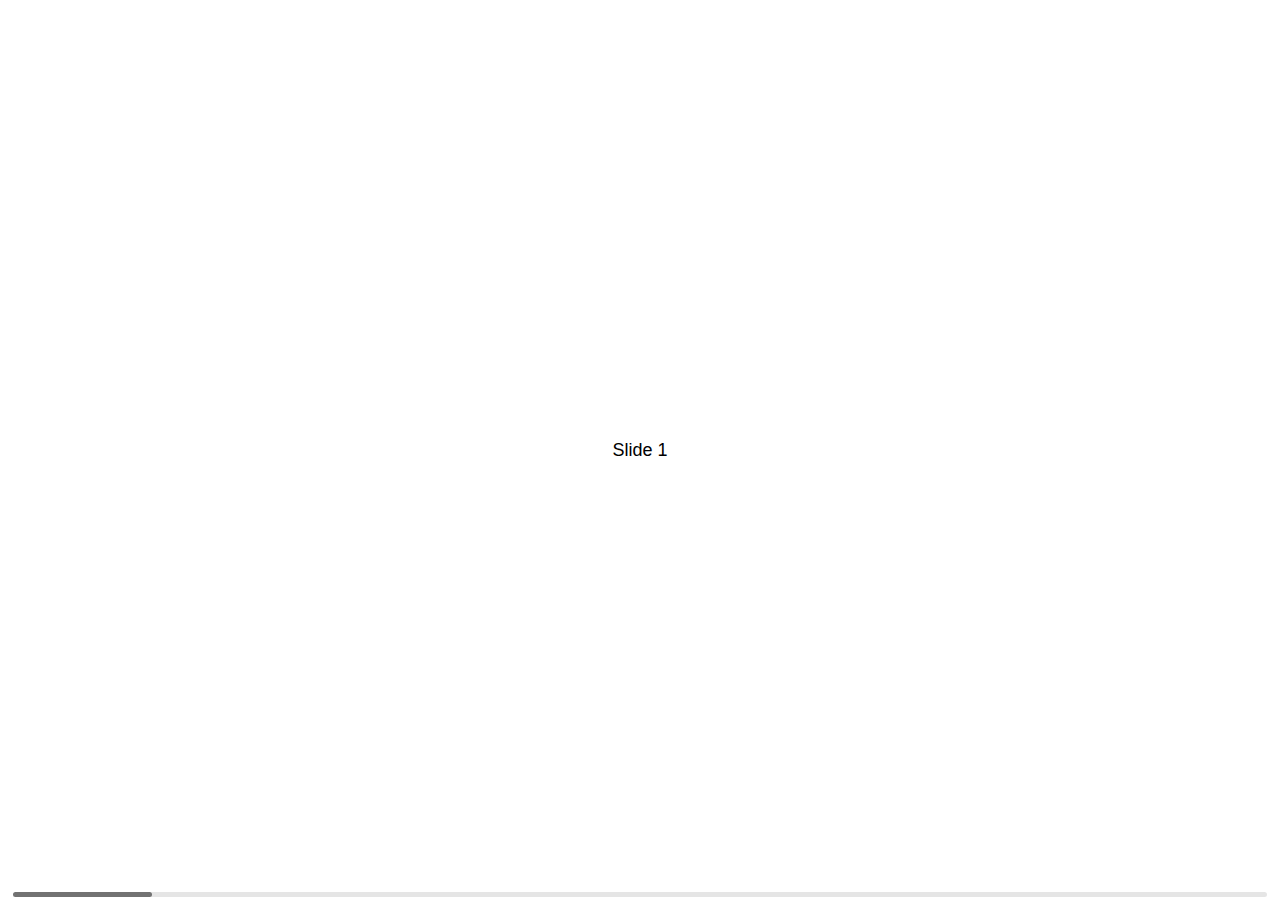
<file: swiper/demo/080-scrollbar.html>
<!DOCTYPE html>
<html lang="en">
  <head>
    <meta charset="utf-8" />
    <title>Swiper demo</title>
    <meta
      name="viewport"
      content="width=device-width, initial-scale=1, minimum-scale=1, maximum-scale=1"
    />
    <!-- Link Swiper's CSS -->
    <link
      rel="stylesheet"
      href="../swiper-bundle.min.css"
    />

    <!-- Demo styles -->
    <style>
      html,
      body {
        position: relative;
        height: 100%;
      }

      body {
        background: #eee;
        font-family: Helvetica Neue, Helvetica, Arial, sans-serif;
        font-size: 14px;
        color: #000;
        margin: 0;
        padding: 0;
      }

      .swiper {
        width: 100%;
        height: 100%;
      }

      .swiper-slide {
        text-align: center;
        font-size: 18px;
        background: #fff;

        /* Center slide text vertically */
        display: -webkit-box;
        display: -ms-flexbox;
        display: -webkit-flex;
        display: flex;
        -webkit-box-pack: center;
        -ms-flex-pack: center;
        -webkit-justify-content: center;
        justify-content: center;
        -webkit-box-align: center;
        -ms-flex-align: center;
        -webkit-align-items: center;
        align-items: center;
      }

      .swiper-slide img {
        display: block;
        width: 100%;
        height: 100%;
        object-fit: cover;
      }
    </style>
  </head>

  <body>
    <!-- Swiper -->
    <div class="swiper mySwiper">
      <div class="swiper-wrapper">
        <div class="swiper-slide">Slide 1</div>
        <div class="swiper-slide">Slide 2</div>
        <div class="swiper-slide">Slide 3</div>
        <div class="swiper-slide">Slide 4</div>
        <div class="swiper-slide">Slide 5</div>
        <div class="swiper-slide">Slide 6</div>
        <div class="swiper-slide">Slide 7</div>
        <div class="swiper-slide">Slide 8</div>
        <div class="swiper-slide">Slide 9</div>
      </div>
      <div class="swiper-scrollbar"></div>
    </div>

    <!-- Swiper JS -->
    <script src="../swiper-bundle.min.js"></script>

    <!-- Initialize Swiper -->
    <script>
      var swiper = new Swiper(".mySwiper", {
        scrollbar: {
          el: ".swiper-scrollbar",
          hide: true,
        },
      });
    </script>
  </body>
</html>
</file>
<file: css/pubw.css>
h1,
h2,
h3,
h4,
h5,
h6,
ul,
p,
form,
dl,
dd,
dt,
body {
    padding: 0;
    margin: 0;
    /* 下导航高度 */
    margin-bottom: 5px;
}

body {
    padding-left: 6vw;
    padding-right: 6vw;
}

ul {
    list-style: none;
}

a {
    text-decoration: none;
    color: #000;
}

img {
    width: 100%;
}
</file>
<file: css/zy2.css>
p {
    font-weight: 700;
}

.zuo {
    width: 157px;
    height: 157px;
    background-color: pink;
}

.txt {
    width: 41vw;
    margin-top: 2vw;
    margin-left: 4vw;
    margin-right: 10vw;
}

h6 {
    font-size: 12px;
    color: #999;
}

span {
    font-size: 12px;
    color: #999;
}

.zy {
    margin-top: 4vw;
    display: flex;
    /* overflow: hidden; */
}

.zy img {
    width: 16vw;
    height: 16vw;
    border-radius: 20px;
}

.zy .txt h3 {
    font-size: 16px;
}

.zy .txt h6 {
    padding: 0;
    margin: 0;
    font-weight: normal;
    /* font-size: 2vw; */
    font-size: 12px;
}

.zy .txt span {
    font-weight: normal;
    /* font-size: 2vw; */
    font-size: 12px;
    /* margin: 0; */
}

.zy .right {
    width: 14vw;
    height: 6vw;
    font-size: 4vw;
    margin-top: 4vw;
    text-align: center;
    color: #06b273;
    border: 1px solid #06b273;
    border-radius: 15px;
}
</file>
<file: css/zy.css>
p {
    font-weight: 700;
}

.zuo {
    width: 157px;
    height: 157px;
    background-color: pink;
}

.txt {
    width: 41vw;
    margin-left: 4vw;
    margin-right: 10vw;
}

h6 {
    margin-left: 3vw;
    font-size: 13px;
    color: #999;
}

span {
    font-size: 12px;
    color: #999;
}

.zy {
    margin-top: 4vw;
    display: flex;
    /* overflow: hidden; */
}

.zy img {
    width: 16vw;
    height: 16vw;
    border-radius: 20px;
}

.zy .txt h3 {
    font-size: 4vw;
}

.zy .txt h6 {
    padding: 0;
    margin: 0;
    font-weight: normal;
    /* font-size: 2vw; */
    font-size: 12px;
    /* text-align: center; */
}

.zy .txt span {
    font-weight: normal;
    /* font-size: 2vw; */
    font-size: 12px;
}

.zy .right {
    width: 14vw;
    height: 6vw;
    font-size: 4vw;
    margin-top: 4vw;
    text-align: center;
    color: #06b273;
    border: 1px solid #06b273;
    border-radius: 15px;
}

.anZhuang {
    width: 89vw;
    height: 11vw;
    margin: 0 auto;
    margin-top: 5vw;
    margin-bottom: 5vw;
    text-align: center;
    line-height: 11vw;
    border-radius: 15px;
    font-weight: 600;
    color: #fff;
    background-color: #06b273;
}

.right {
    width: 14vw;
    height: 6vw;
    font-size: 4vw;
    margin-top: 4vw;
    text-align: center;
    color: #06b273;
    border: 1px solid #06b273;
    border-radius: 15px;
}
</file>
<file: css/setting.css>
#smain .message img {
    width: 16vw;
    height: 16vw;
    border-radius: 50%;
}

#smain .message h5 {
    color: #666;
}

#smain .message .lt {
    line-height: 16vw;
    margin-left: 25vw;
    font-size: 25px;
    font-weight: 800;
    color: #666;
}

#smain .sleft {
    width: 42vw;
    height: 38vw;
    padding-left: 4vw;
    padding-top: 5vw;
    border-radius: 4vw;
    background-color: #dcf0fe;
}

#smain .sleft .one {
    display: flex;
    margin-bottom: 13vw;
}

#smain .message .txt {
    margin-top: 4vw;
}

#smain .message {
    display: flex;
    height: 16vw;
    margin-bottom: 7vw;
}

#smain h3 {
    font-size: 26px;
    margin-top: 7vw;
    font-weight: 550;
    color: #343434;
}

.snav {
    height: 12vw;
    font-size: 36px;
    margin-top: 1vw;
}

.about h6 {
    margin-top: 9vw;
    color: #8f95a6;
}

.about .submit {
    display: flex;
    margin-top: 8vw;
}

.about .submit span {
    margin-left: 26vw;
}


.manage .submit {
    display: flex;
    margin-top: 8vw;
}

.manage .submit span {
    margin-left: 51vw;
}

.exit {
    width: 86vw;
    height: 12vw;
    line-height: 12vw;
    font-weight: 600;
    text-align: center;
    margin-top: 5vw;
    margin-bottom: 2vw;
    color: #303030;
    border-radius: 5vw;
    background-color: #f0f0f0;
}
</file>
